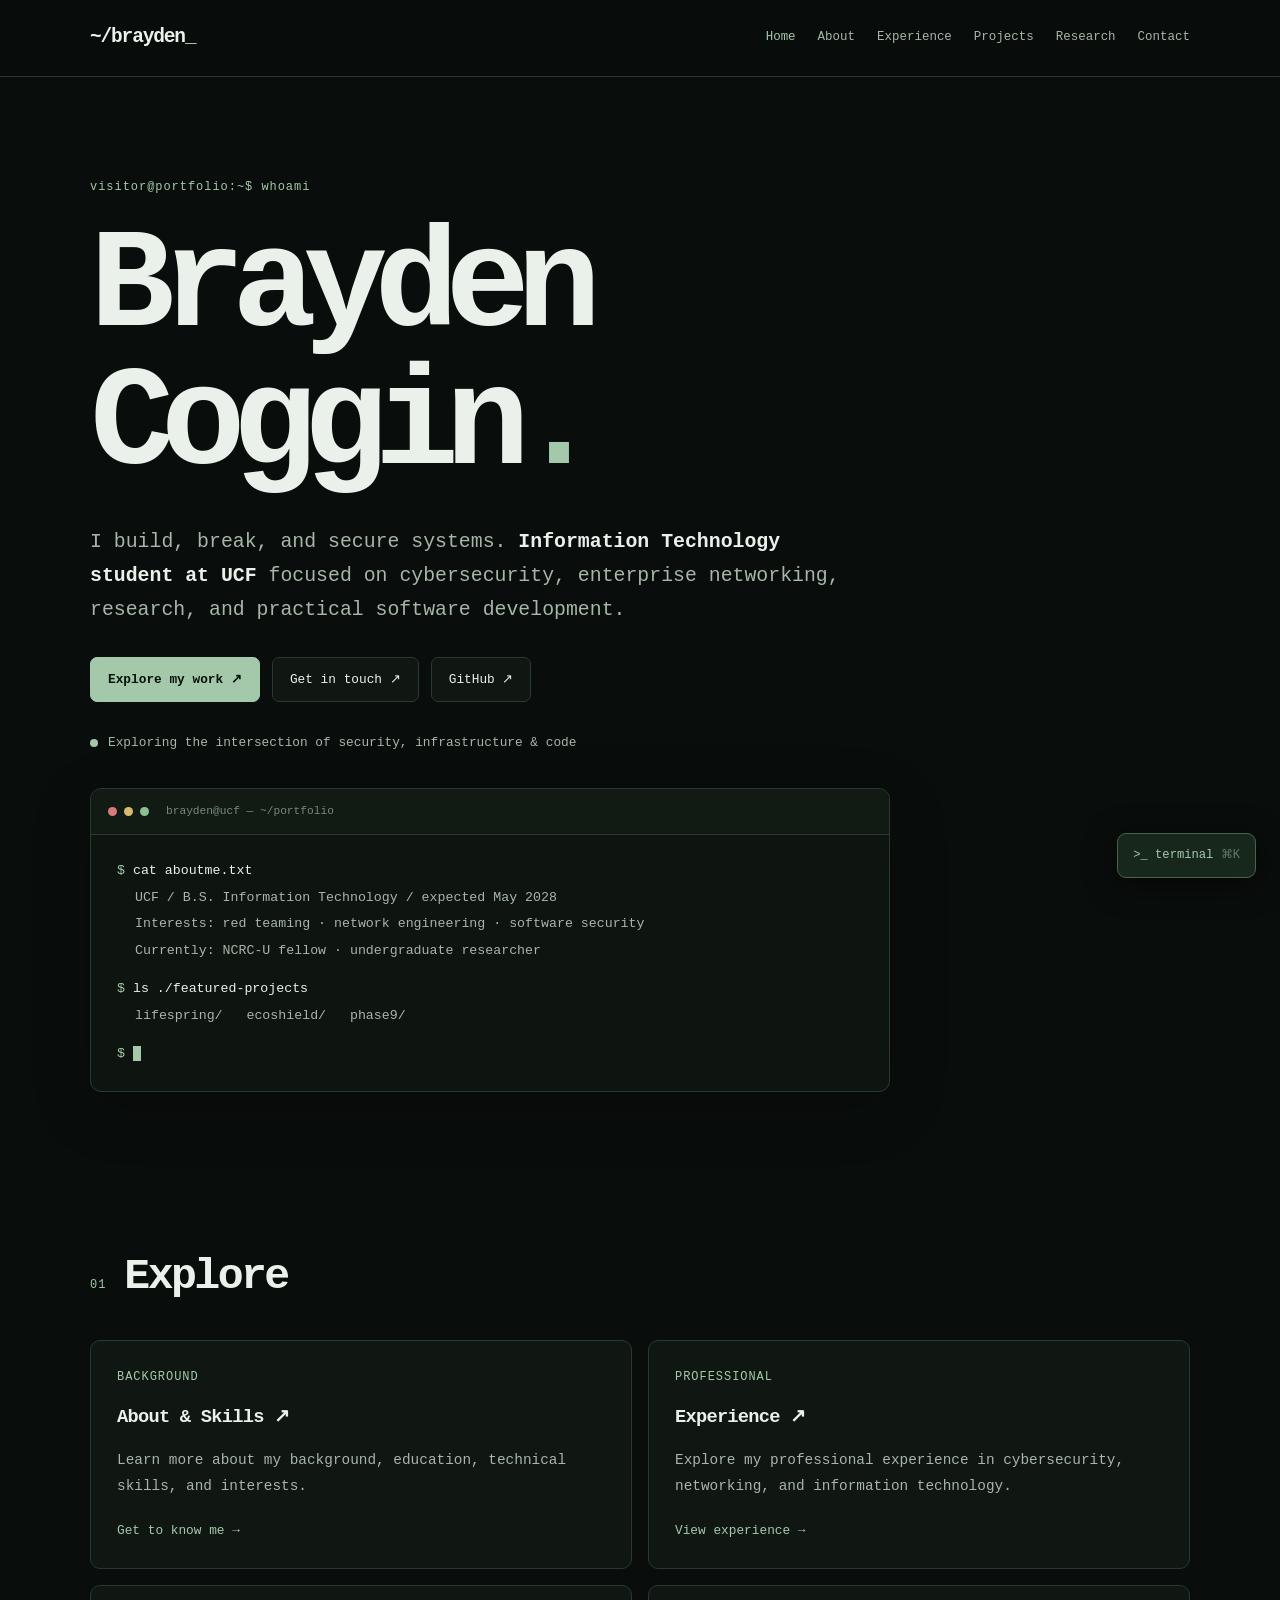
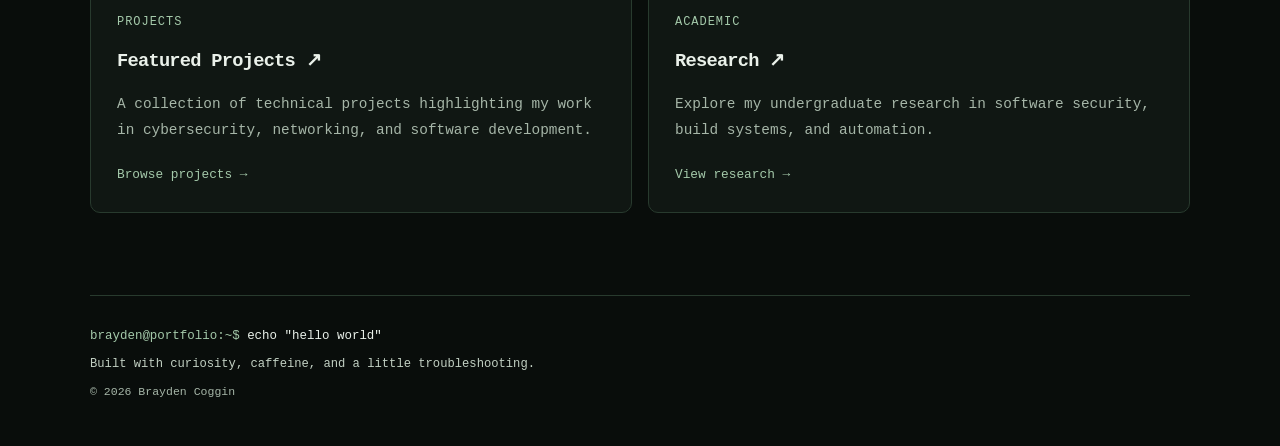
<file: index.html>
<!DOCTYPE html>

<html lang="en"><head><meta charset="utf-8"/><meta content="width=device-width,initial-scale=1" name="viewport"/><meta content="#090c0a" name="theme-color"/><meta content="Brayden Coggin — cybersecurity, networking, research, and software development." name="description"/><title>Brayden Coggin | Cybersecurity &amp; IT</title><link href="styles.css" rel="stylesheet"/></head><body><header class="nav-shell"><div class="wrap nav"><a class="logo" href="index.html">~/brayden<span class="accent">_</span></a><nav aria-label="Main navigation"><a href="index.html">Home</a><a href="about.html">About</a><a href="experience.html">Experience</a><a href="projects.html">Projects</a><a href="research.html">Research</a><a href="contact.html">Contact</a></nav></div></header><main><div class="wrap hero"><div class="eyebrow">visitor@portfolio:~$ whoami</div><h1>Brayden<br/>Coggin<span>.</span></h1><div class="hero-copy">I build, break, and secure systems. <strong>Information Technology student at UCF</strong> focused on cybersecurity, enterprise networking, research, and practical software development.</div><div class="hero-actions"><a class="btn primary" href="projects.html">Explore my work ↗</a><a class="btn" href="mailto:cogginb66@gmail.com">Get in touch ↗</a><a class="btn" href="https://github.com/bcoggin66" rel="noopener noreferrer" target="_blank">GitHub ↗</a></div><div class="hero-status"><span class="dot"></span> Exploring the intersection of security, infrastructure &amp; code</div><div class="terminal"><div class="terminal-top"><i class="circle"></i><i class="circle"></i><i class="circle"></i><span class="terminal-title">brayden@ucf — ~/portfolio</span></div><div class="terminal-body"><div><span class="prompt">$</span> cat aboutme.txt</div><div class="terminal-output">UCF / B.S. Information Technology / expected May 2028<br/>Interests: red teaming · network engineering · software security<br/>Currently: NCRC-U fellow · undergraduate researcher</div><div><span class="prompt">$</span> ls ./featured-projects</div><div class="terminal-output">lifespring/   ecoshield/   phase9/</div><div><span class="prompt">$</span> <span class="cursor"></span></div></div></div></div><section class="section"><div class="wrap"><div class="section-heading"><span class="section-no">01</span><h2>Explore</h2></div><div class="card-grid"><article class="project-card"><div class="kicker">BACKGROUND</div><h3><a href="about.html">About &amp; Skills ↗</a></h3><p>Learn more about my background, education, technical skills, and interests.</p><div class="linkline"><a href="about.html">Get to know me →</a></div></article><article class="project-card"><div class="kicker">PROFESSIONAL</div><h3><a href="experience.html">Experience ↗</a></h3><p>Explore my professional experience in cybersecurity, networking, and information technology.</p><div class="linkline"><a href="experience.html">View experience →</a></div></article><article class="project-card"><div class="kicker">PROJECTS</div><h3><a href="projects.html">Featured Projects ↗</a></h3><p>A collection of technical projects highlighting my work in cybersecurity, networking, and software development.</p><div class="linkline"><a href="projects.html">Browse projects →</a></div></article><article class="project-card"><div class="kicker">ACADEMIC</div><h3><a href="research.html">Research ↗</a></h3><p>Explore my undergraduate research in software security, build systems, and automation.</p><div class="linkline"><a href="research.html">View research →</a></div></article></div></div></section></main><footer class="footer wrap footer-personal"><div class="footer-terminal">brayden@portfolio:~$ <span>echo "hello world"</span></div><div class="footer-note">Built with curiosity, caffeine, and a little troubleshooting.</div><div class="footer-copyright">© 2026 Brayden Coggin</div></footer><button aria-label="Open command palette" class="command" id="command-button">&gt;_ terminal <span style="opacity:.5">⌘K</span></button><div aria-hidden="true" aria-label="Portfolio command terminal" class="palette" id="palette" role="dialog"><div class="palette-inner"><input aria-label="Enter command" autocomplete="off" id="command-input" placeholder="visitor@portfolio:~$ type help" spellcheck="false"/><div class="palette-help">Try <b>whoami</b>, <b>sudo hire-me</b>, <b>coffee --status</b>, or <b>help</b>.</div><div aria-live="polite" class="palette-output" id="command-output"></div></div></div><script defer="" src="script.js"></script></body></html>
</file>
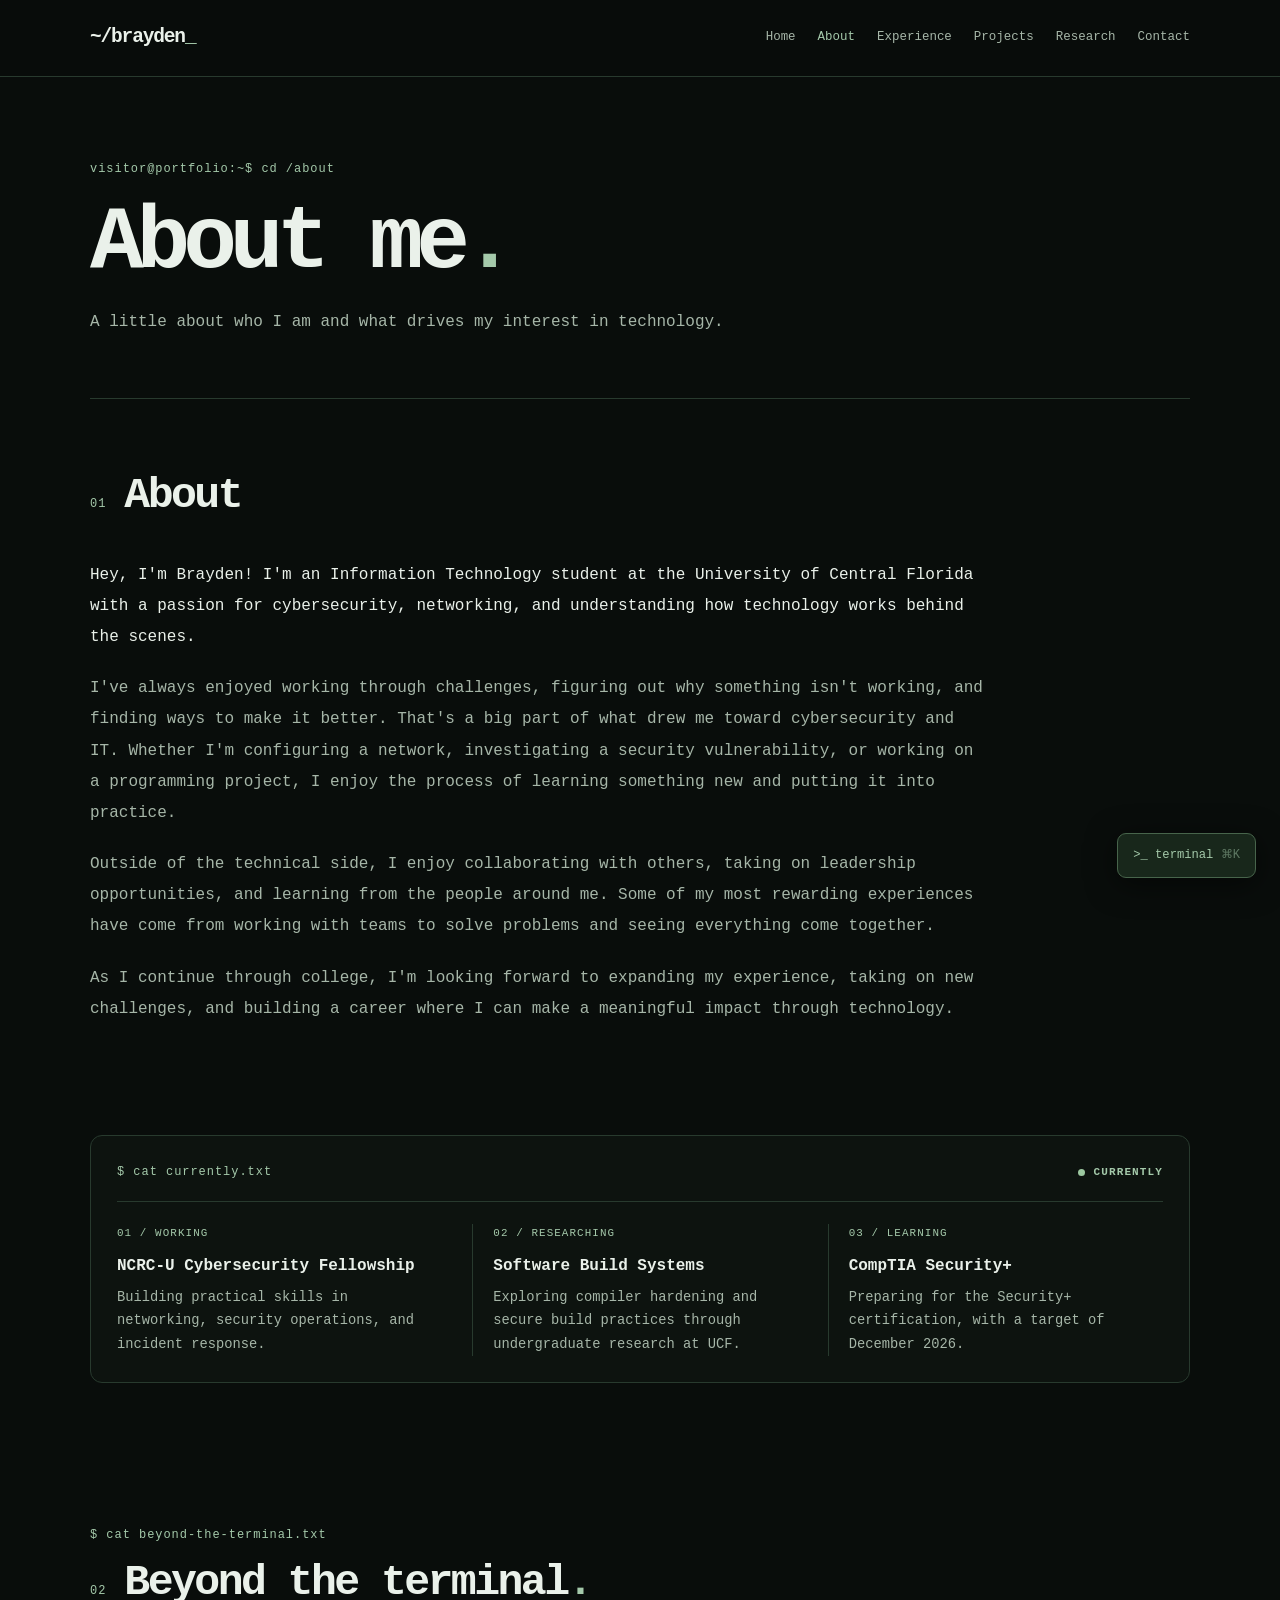
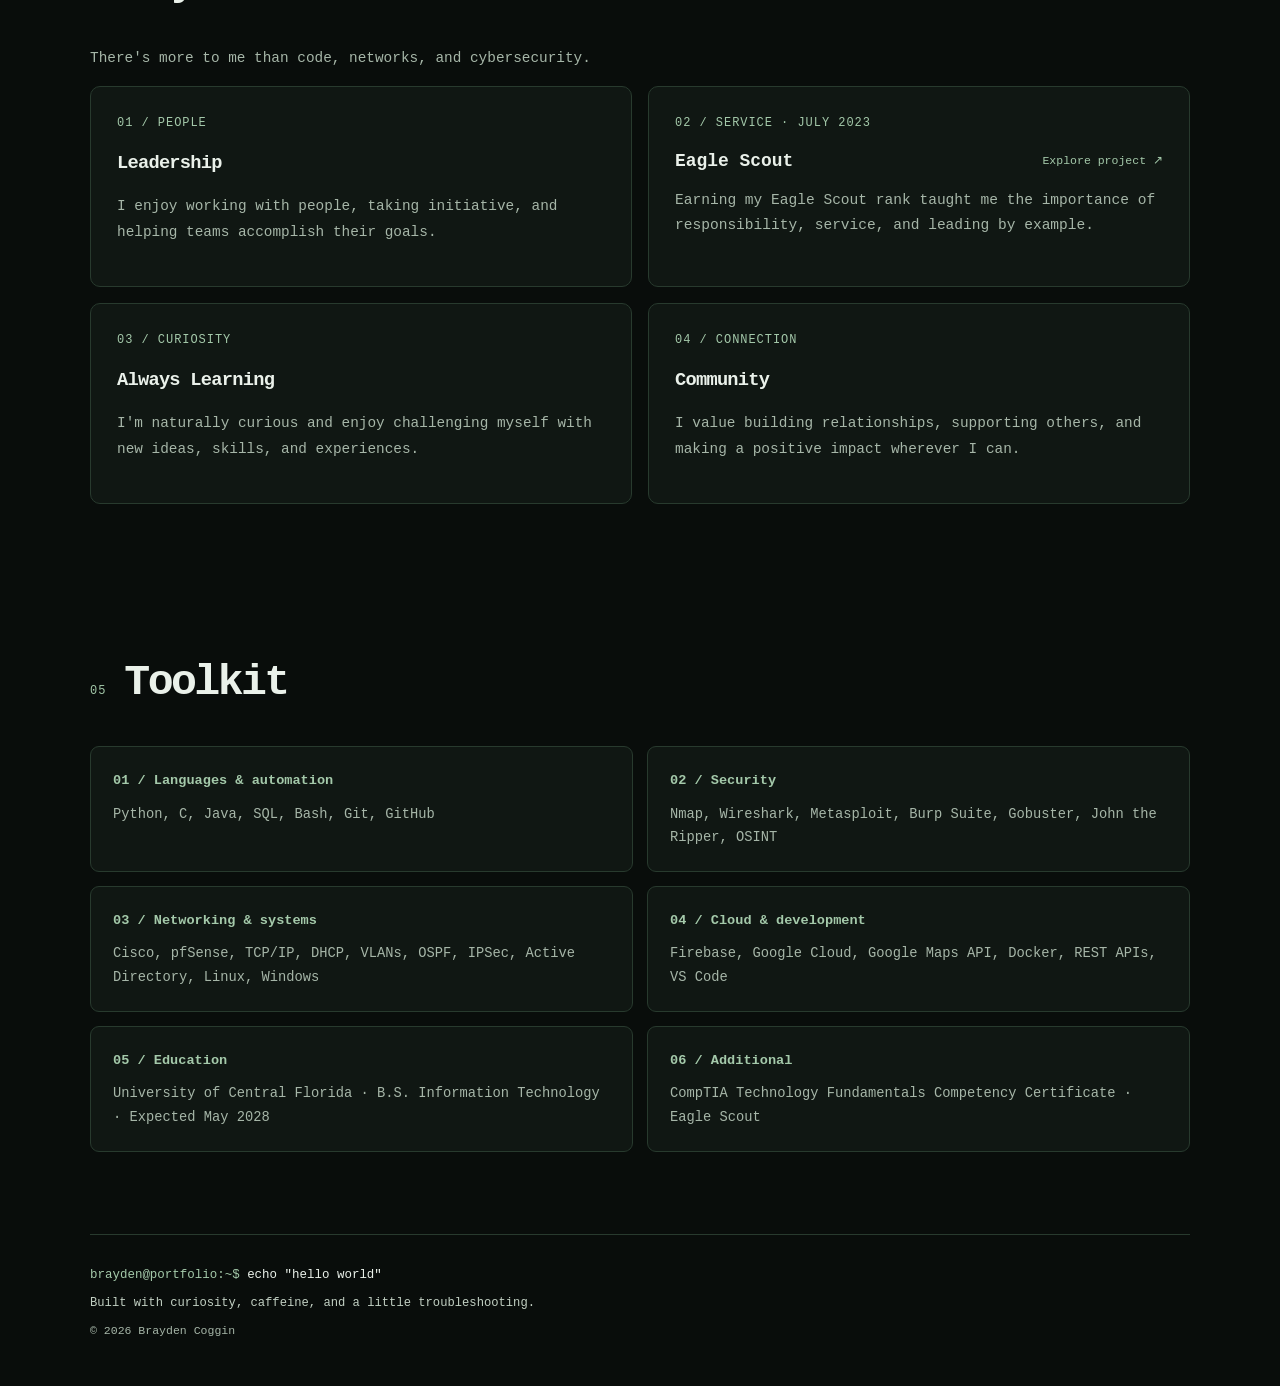
<file: about.html>
<!DOCTYPE html>

<html lang="en"><head><meta charset="utf-8"/><meta content="width=device-width,initial-scale=1" name="viewport"/><meta content="#090c0a" name="theme-color"/><meta content="About me — Brayden Coggin portfolio" name="description"/><title>About me | Brayden Coggin</title><link href="styles.css" rel="stylesheet"/></head><body><header class="nav-shell"><div class="wrap nav"><a class="logo" href="index.html">~/brayden<span class="accent">_</span></a><nav aria-label="Main navigation"><a href="index.html">Home</a><a href="about.html">About</a><a href="experience.html">Experience</a><a href="projects.html">Projects</a><a href="research.html">Research</a><a href="contact.html">Contact</a></nav></div></header><main><div class="wrap page-header"><div class="eyebrow">visitor@portfolio:~$ cd /about</div><h1>About me<span class="accent">.</span></h1><p>A little about who I am and what drives my interest in technology.</p></div><section class="section"><div class="wrap"><div class="section-heading"><span class="section-no">01</span><h2>About</h2></div><p class="intro">Hey, I'm Brayden! I'm an Information Technology student at the University of Central Florida with a passion for cybersecurity, networking, and understanding how technology works behind the scenes.</p><p class="intro">I've always enjoyed working through challenges, figuring out why something isn't working, and finding ways to make it better. That's a big part of what drew me toward cybersecurity and IT. Whether I'm configuring a network, investigating a security vulnerability, or working on a programming project, I enjoy the process of learning something new and putting it into practice.</p><p class="intro">Outside of the technical side, I enjoy collaborating with others, taking on leadership opportunities, and learning from the people around me. Some of my most rewarding experiences have come from working with teams to solve problems and seeing everything come together.</p><p class="intro">As I continue through college, I'm looking forward to expanding my experience, taking on new challenges, and building a career where I can make a meaningful impact through technology.</p></div></section><section aria-labelledby="currently-title" class="section currently-section">
<div class="wrap">
<div class="currently-panel">
<div class="currently-top"><span class="eyebrow">$ cat currently.txt</span><span class="currently-status"><span aria-hidden="true" class="currently-dot"></span>CURRENTLY</span></div>
<div class="currently-grid">
<div class="currently-item"><div class="currently-label">01 / WORKING</div><h3>NCRC-U Cybersecurity Fellowship</h3><p>Building practical skills in networking, security operations, and incident response.</p></div>
<div class="currently-item"><div class="currently-label">02 / RESEARCHING</div><h3>Software Build Systems</h3><p>Exploring compiler hardening and secure build practices through undergraduate research at UCF.</p></div>
<div class="currently-item"><div class="currently-label">03 / LEARNING</div><h3>CompTIA Security+</h3><p>Preparing for the Security+ certification, with a target of December 2026.</p></div>
</div>
</div>
</div></section><section class="section beyond-section"><div class="wrap"><div class="eyebrow">$ cat beyond-the-terminal.txt</div><div class="section-heading"><span class="section-no">02</span><h2>Beyond the terminal<span class="accent">.</span></h2></div><p class="section-subtitle">There's more to me than code, networks, and cybersecurity.</p><div class="card-grid"><article class="project-card"><div class="kicker">01 / PEOPLE</div><h3>Leadership</h3><p>I enjoy working with people, taking initiative, and helping teams accomplish their goals.</p></article><article class="project-card eagle-card"><details class="eagle-details">
<summary class="eagle-summary">
<span class="kicker">02 / SERVICE · JULY 2023</span>
<span class="eagle-heading">Eagle Scout <span class="eagle-expand">Explore project <span aria-hidden="true">↗</span></span></span>
<span class="eagle-preview">Earning my Eagle Scout rank taught me the importance of responsibility, service, and leading by example.</span>
</summary>
<div class="eagle-expanded">
<div class="eyebrow">$ cat leadership/eagle-scout.txt</div>
<h4>Grayton Beach State Park</h4>
<p>For my Eagle Scout service project, I led the installation of a roughly 200-foot water connection running from the back of a cabin to a fire pit area at Grayton Beach State Park. The project also included a wood storage shed, a spigot, and a hose to make water and firewood more accessible at the site.</p>
<p>I coordinated the work and helped bring the different parts of the project together. It was a hands-on experience in planning, teamwork, and problem-solving, and it gave me an opportunity to contribute something useful to the park.</p>
<div class="eagle-tags"><span>Leadership</span><span>Community Service</span><span>Project Planning</span><span>Teamwork</span></div>
</div>
</details></article><article class="project-card"><div class="kicker">03 / CURIOSITY</div><h3>Always Learning</h3><p>I'm naturally curious and enjoy challenging myself with new ideas, skills, and experiences.</p></article><article class="project-card"><div class="kicker">04 / CONNECTION</div><h3>Community</h3><p>I value building relationships, supporting others, and making a positive impact wherever I can.</p></article></div></div></section><section class="section"><div class="wrap"><div class="section-heading"><span class="section-no">05</span><h2>Toolkit</h2></div><div class="skill-grid"><div class="skill"><h3>01 / Languages &amp; automation</h3><p>Python, C, Java, SQL, Bash, Git, GitHub</p></div><div class="skill"><h3>02 / Security</h3><p>Nmap, Wireshark, Metasploit, Burp Suite, Gobuster, John the Ripper, OSINT</p></div><div class="skill"><h3>03 / Networking &amp; systems</h3><p>Cisco, pfSense, TCP/IP, DHCP, VLANs, OSPF, IPSec, Active Directory, Linux, Windows</p></div><div class="skill"><h3>04 / Cloud &amp; development</h3><p>Firebase, Google Cloud, Google Maps API, Docker, REST APIs, VS Code</p></div><div class="skill"><h3>05 / Education</h3><p>University of Central Florida · B.S. Information Technology · Expected May 2028</p></div><div class="skill"><h3>06 / Additional</h3><p>CompTIA Technology Fundamentals Competency Certificate · Eagle Scout</p></div></div></div></section></main><footer class="footer wrap footer-personal"><div class="footer-terminal">brayden@portfolio:~$ <span>echo "hello world"</span></div><div class="footer-note">Built with curiosity, caffeine, and a little troubleshooting.</div><div class="footer-copyright">© 2026 Brayden Coggin</div></footer><button aria-label="Open command palette" class="command" id="command-button">&gt;_ terminal <span style="opacity:.5">⌘K</span></button><div aria-hidden="true" aria-label="Portfolio command terminal" class="palette" id="palette" role="dialog"><div class="palette-inner"><input aria-label="Enter command" autocomplete="off" id="command-input" placeholder="visitor@portfolio:~$ type help" spellcheck="false"/><div class="palette-help">Try <b>whoami</b>, <b>sudo hire-me</b>, <b>coffee --status</b>, or <b>help</b>.</div><div aria-live="polite" class="palette-output" id="command-output"></div></div></div><script defer="" src="script.js"></script></body></html>
</file>
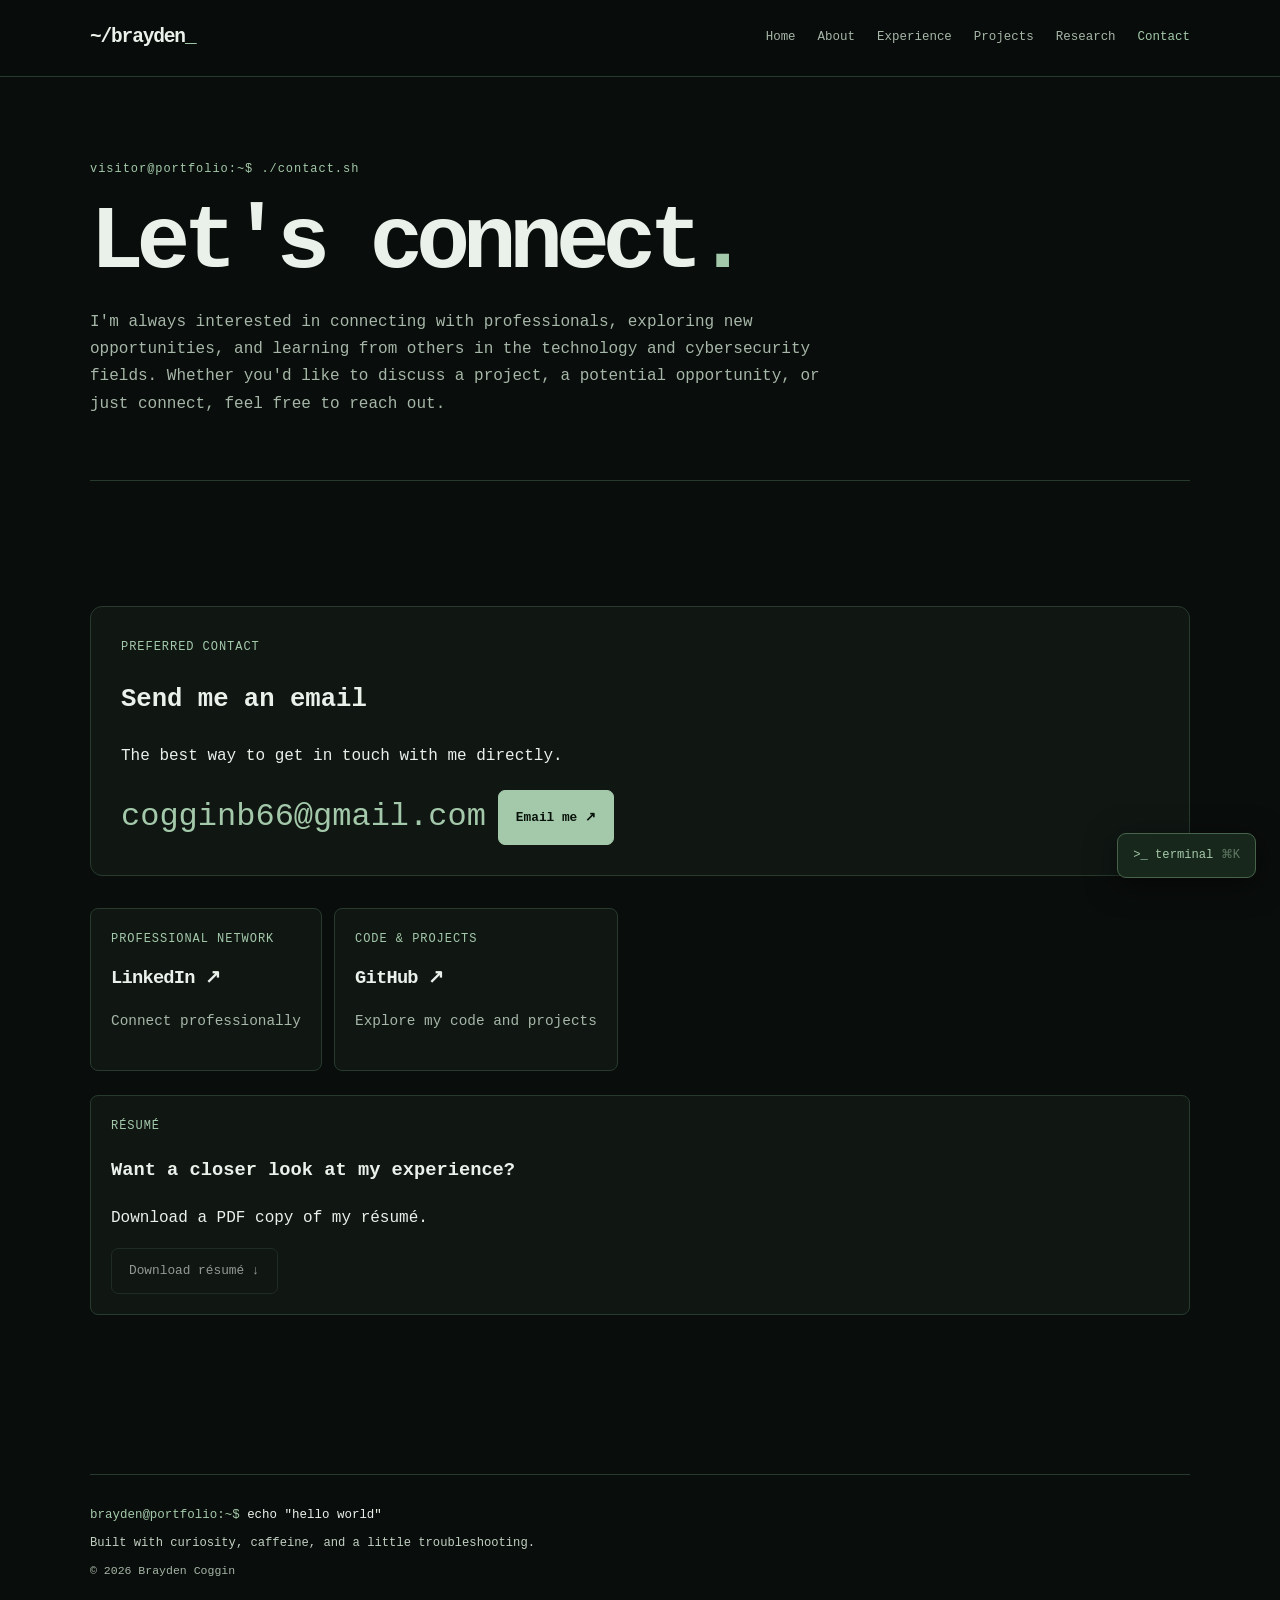
<file: contact.html>
<!DOCTYPE html>

<html lang="en"><head><meta charset="utf-8"/><meta content="width=device-width,initial-scale=1" name="viewport"/><meta content="#090c0a" name="theme-color"/><meta content="Get in touch — Brayden Coggin portfolio" name="description"/><title>Get in touch | Brayden Coggin</title><link href="styles.css" rel="stylesheet"/></head><body><header class="nav-shell"><div class="wrap nav"><a class="logo" href="index.html">~/brayden<span class="accent">_</span></a><nav aria-label="Main navigation"><a href="index.html">Home</a><a href="about.html">About</a><a href="experience.html">Experience</a><a href="projects.html">Projects</a><a href="research.html">Research</a><a href="contact.html">Contact</a></nav></div></header><main><div class="wrap page-header"><div class="eyebrow">visitor@portfolio:~$ ./contact.sh</div><h1>Let's connect<span class="accent">.</span></h1><p>I'm always interested in connecting with professionals, exploring new opportunities, and learning from others in the technology and cybersecurity fields. Whether you'd like to discuss a project, a potential opportunity, or just connect, feel free to reach out.</p></div><section class="section"><div class="wrap contact-content"><div class="contact-feature"><div class="kicker">PREFERRED CONTACT</div><h2>Send me an email</h2><p>The best way to get in touch with me directly.</p><div class="contact-feature-actions"><a class="email-address" href="mailto:cogginb66@gmail.com">cogginb66@gmail.com</a><a class="btn primary" href="mailto:cogginb66@gmail.com">Email me ↗</a></div></div><div class="card-grid contact-links"><a class="project-card contact-link" href="https://linkedin.com/in/braydencoggin" rel="noopener noreferrer" target="_blank"><div class="kicker">PROFESSIONAL NETWORK</div><h3>LinkedIn ↗</h3><p>Connect professionally</p></a><a class="project-card contact-link" href="https://github.com/bcoggin66" rel="noopener noreferrer" target="_blank"><div class="kicker">CODE &amp; PROJECTS</div><h3>GitHub ↗</h3><p>Explore my code and projects</p></a></div><div class="resume-feature"><div><div class="kicker">RÉSUMÉ</div><h3>Want a closer look at my experience?</h3><p>Download a PDF copy of my résumé.</p></div><a class="btn" data-missing-asset="true" download="Brayden_Coggin_Resume.pdf" href="assets/Brayden_Coggin_Resume.pdf" title="This resource must be added before publishing">Download résumé ↓</a></div></div></section></main><footer class="footer wrap footer-personal"><div class="footer-terminal">brayden@portfolio:~$ <span>echo "hello world"</span></div><div class="footer-note">Built with curiosity, caffeine, and a little troubleshooting.</div><div class="footer-copyright">© 2026 Brayden Coggin</div></footer><button aria-label="Open command palette" class="command" id="command-button">&gt;_ terminal <span style="opacity:.5">⌘K</span></button><div aria-hidden="true" aria-label="Portfolio command terminal" class="palette" id="palette" role="dialog"><div class="palette-inner"><input aria-label="Enter command" autocomplete="off" id="command-input" placeholder="visitor@portfolio:~$ type help" spellcheck="false"/><div class="palette-help">Try <b>whoami</b>, <b>sudo hire-me</b>, <b>coffee --status</b>, or <b>help</b>.</div><div aria-live="polite" class="palette-output" id="command-output"></div></div></div><script defer="" src="script.js"></script></body></html>
</file>
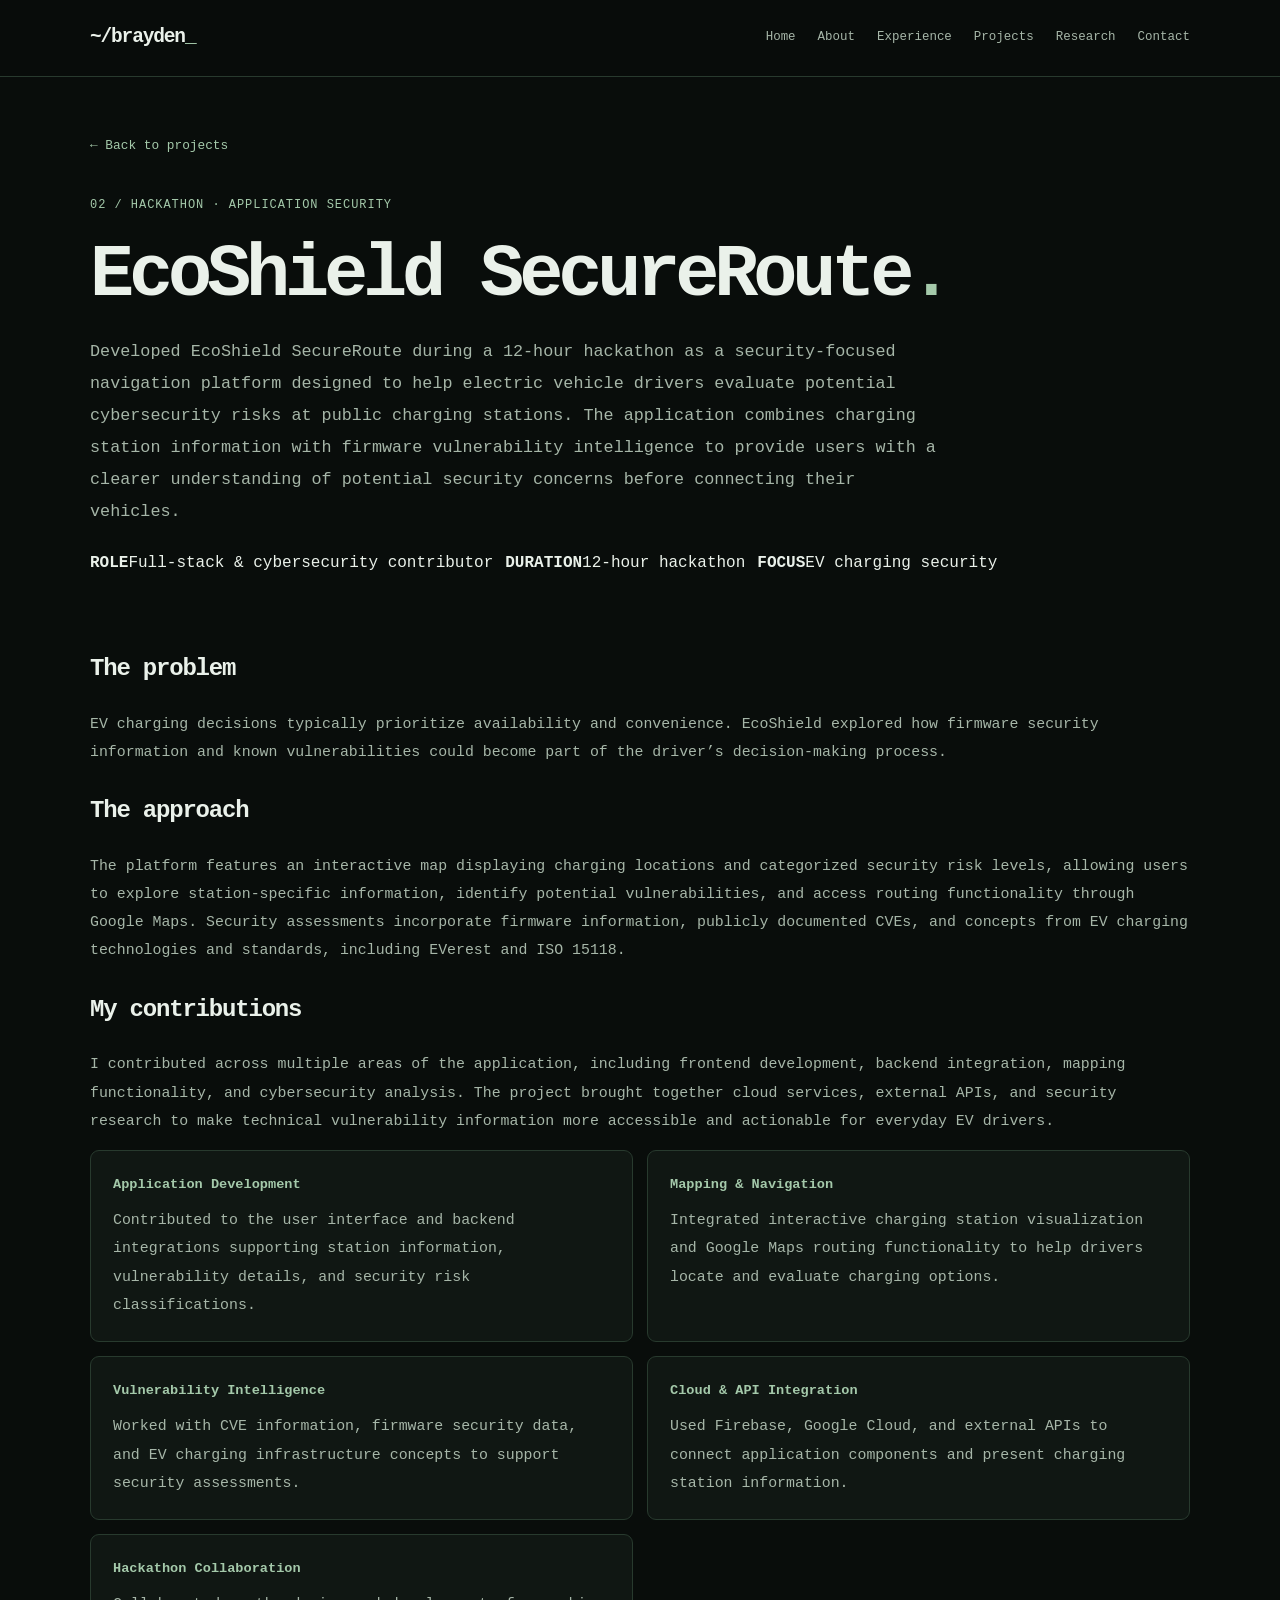
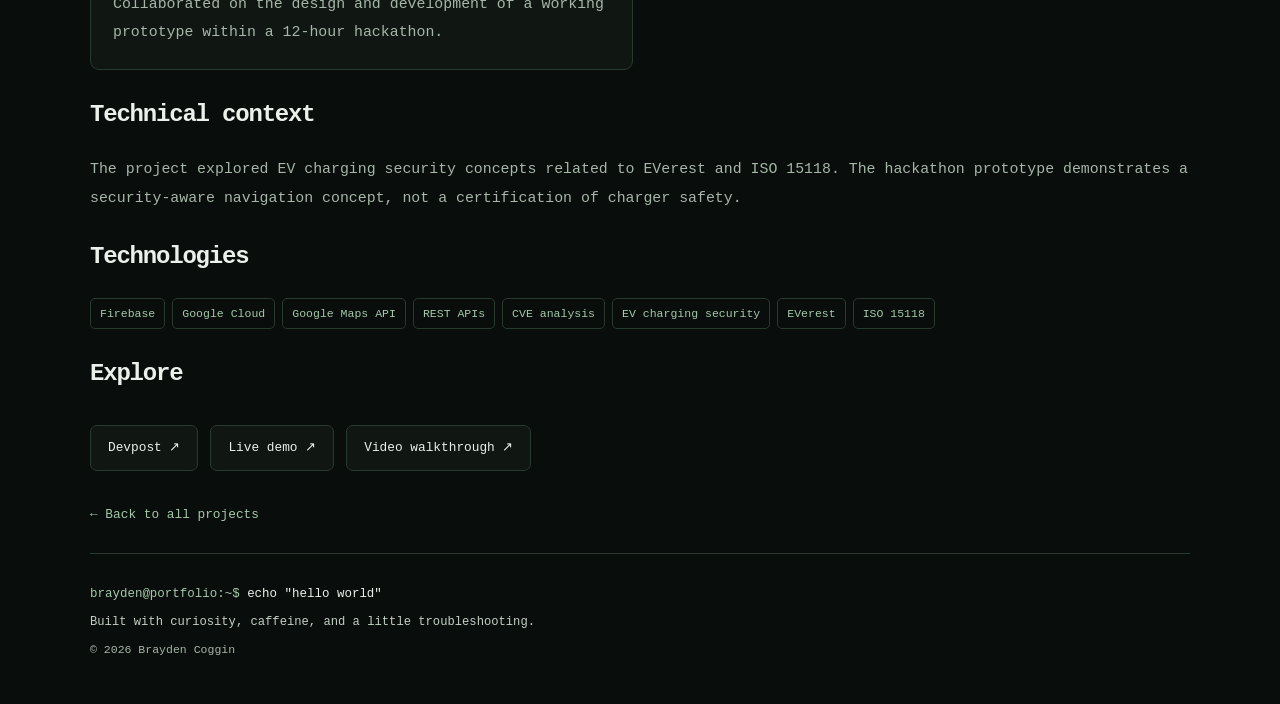
<file: ecoshield.html>
<!DOCTYPE html>

<html lang="en"><head><meta charset="utf-8"/><meta content="width=device-width,initial-scale=1" name="viewport"/><meta content="#090c0a" name="theme-color"/><meta content="Brayden Coggin — UCF IT student, cybersecurity practitioner, researcher, and builder." name="description"/><title>EcoShield SecureRoute | Brayden Coggin</title><link href="styles.css" rel="stylesheet"/></head><body><header class="nav-shell"><div class="wrap nav"><a class="logo" href="index.html">~/brayden<span class="accent">_</span></a><nav aria-label="Main navigation"><a href="index.html">Home</a><a href="about.html">About</a><a href="experience.html">Experience</a><a href="projects.html">Projects</a><a href="research.html">Research</a><a href="contact.html">Contact</a></nav></div></header><main class="wrap"><section class="case-hero"><a class="back" href="projects.html">← Back to projects</a><div class="eyebrow" style="margin-top:36px">02 / HACKATHON · APPLICATION SECURITY</div><h1>EcoShield SecureRoute<span class="accent">.</span></h1><p class="case-lead">Developed EcoShield SecureRoute during a 12-hour hackathon as a security-focused navigation platform designed to help electric vehicle drivers evaluate potential cybersecurity risks at public charging stations. The application combines charging station information with firmware vulnerability intelligence to provide users with a clearer understanding of potential security concerns before connecting their vehicles.</p><div class="case-meta"><div><b>ROLE</b><span>Full-stack &amp; cybersecurity contributor</span></div><div><b>DURATION</b><span>12-hour hackathon</span></div><div><b>FOCUS</b><span>EV charging security</span></div></div></section><section class="case-section"><h2>The problem</h2><p>EV charging decisions typically prioritize availability and convenience. EcoShield explored how firmware security information and known vulnerabilities could become part of the driver’s decision-making process.</p></section><section class="case-section"><h2>The approach</h2><p>The platform features an interactive map displaying charging locations and categorized security risk levels, allowing users to explore station-specific information, identify potential vulnerabilities, and access routing functionality through Google Maps. Security assessments incorporate firmware information, publicly documented CVEs, and concepts from EV charging technologies and standards, including EVerest and ISO 15118.</p></section><section class="case-section"><h2>My contributions</h2><p>I contributed across multiple areas of the application, including frontend development, backend integration, mapping functionality, and cybersecurity analysis. The project brought together cloud services, external APIs, and security research to make technical vulnerability information more accessible and actionable for everyday EV drivers.</p><div class="technical-grid"><div class="technical-item"><h3>Application Development</h3><p>Contributed to the user interface and backend integrations supporting station information, vulnerability details, and security risk classifications.</p></div><div class="technical-item"><h3>Mapping &amp; Navigation</h3><p>Integrated interactive charging station visualization and Google Maps routing functionality to help drivers locate and evaluate charging options.</p></div><div class="technical-item"><h3>Vulnerability Intelligence</h3><p>Worked with CVE information, firmware security data, and EV charging infrastructure concepts to support security assessments.</p></div><div class="technical-item"><h3>Cloud &amp; API Integration</h3><p>Used Firebase, Google Cloud, and external APIs to connect application components and present charging station information.</p></div><div class="technical-item"><h3>Hackathon Collaboration</h3><p>Collaborated on the design and development of a working prototype within a 12-hour hackathon.</p></div></div></section><section class="case-section"><h2>Technical context</h2><p>The project explored EV charging security concepts related to EVerest and ISO 15118. The hackathon prototype demonstrates a security-aware navigation concept, not a certification of charger safety.</p></section><section class="case-section"><h2>Technologies</h2><div class="tags"><span class="tag">Firebase</span><span class="tag">Google Cloud</span><span class="tag">Google Maps API</span><span class="tag">REST APIs</span><span class="tag">CVE analysis</span><span class="tag">EV charging security</span><span class="tag">EVerest</span><span class="tag">ISO 15118</span></div></section><section class="case-section"><h2>Explore</h2><div class="hero-actions"><a class="btn" href="https://devpost.com/software/untitled-project-u0bgsjm4r6yk" rel="noopener noreferrer" target="_blank">Devpost ↗</a><a class="btn" href="https://hackathon26bloomhacks.web.app/" rel="noopener noreferrer" target="_blank">Live demo ↗</a><a class="btn" href="https://www.youtube.com/watch?v=CYjenMP3dhk" rel="noopener noreferrer" target="_blank">Video walkthrough ↗</a></div></section><section class="case-section"><a class="back" href="projects.html">← Back to all projects</a></section></main><footer class="footer wrap footer-personal"><div class="footer-terminal">brayden@portfolio:~$ <span>echo "hello world"</span></div><div class="footer-note">Built with curiosity, caffeine, and a little troubleshooting.</div><div class="footer-copyright">© 2026 Brayden Coggin</div></footer><script defer="" src="script.js"></script></body></html>
</file>
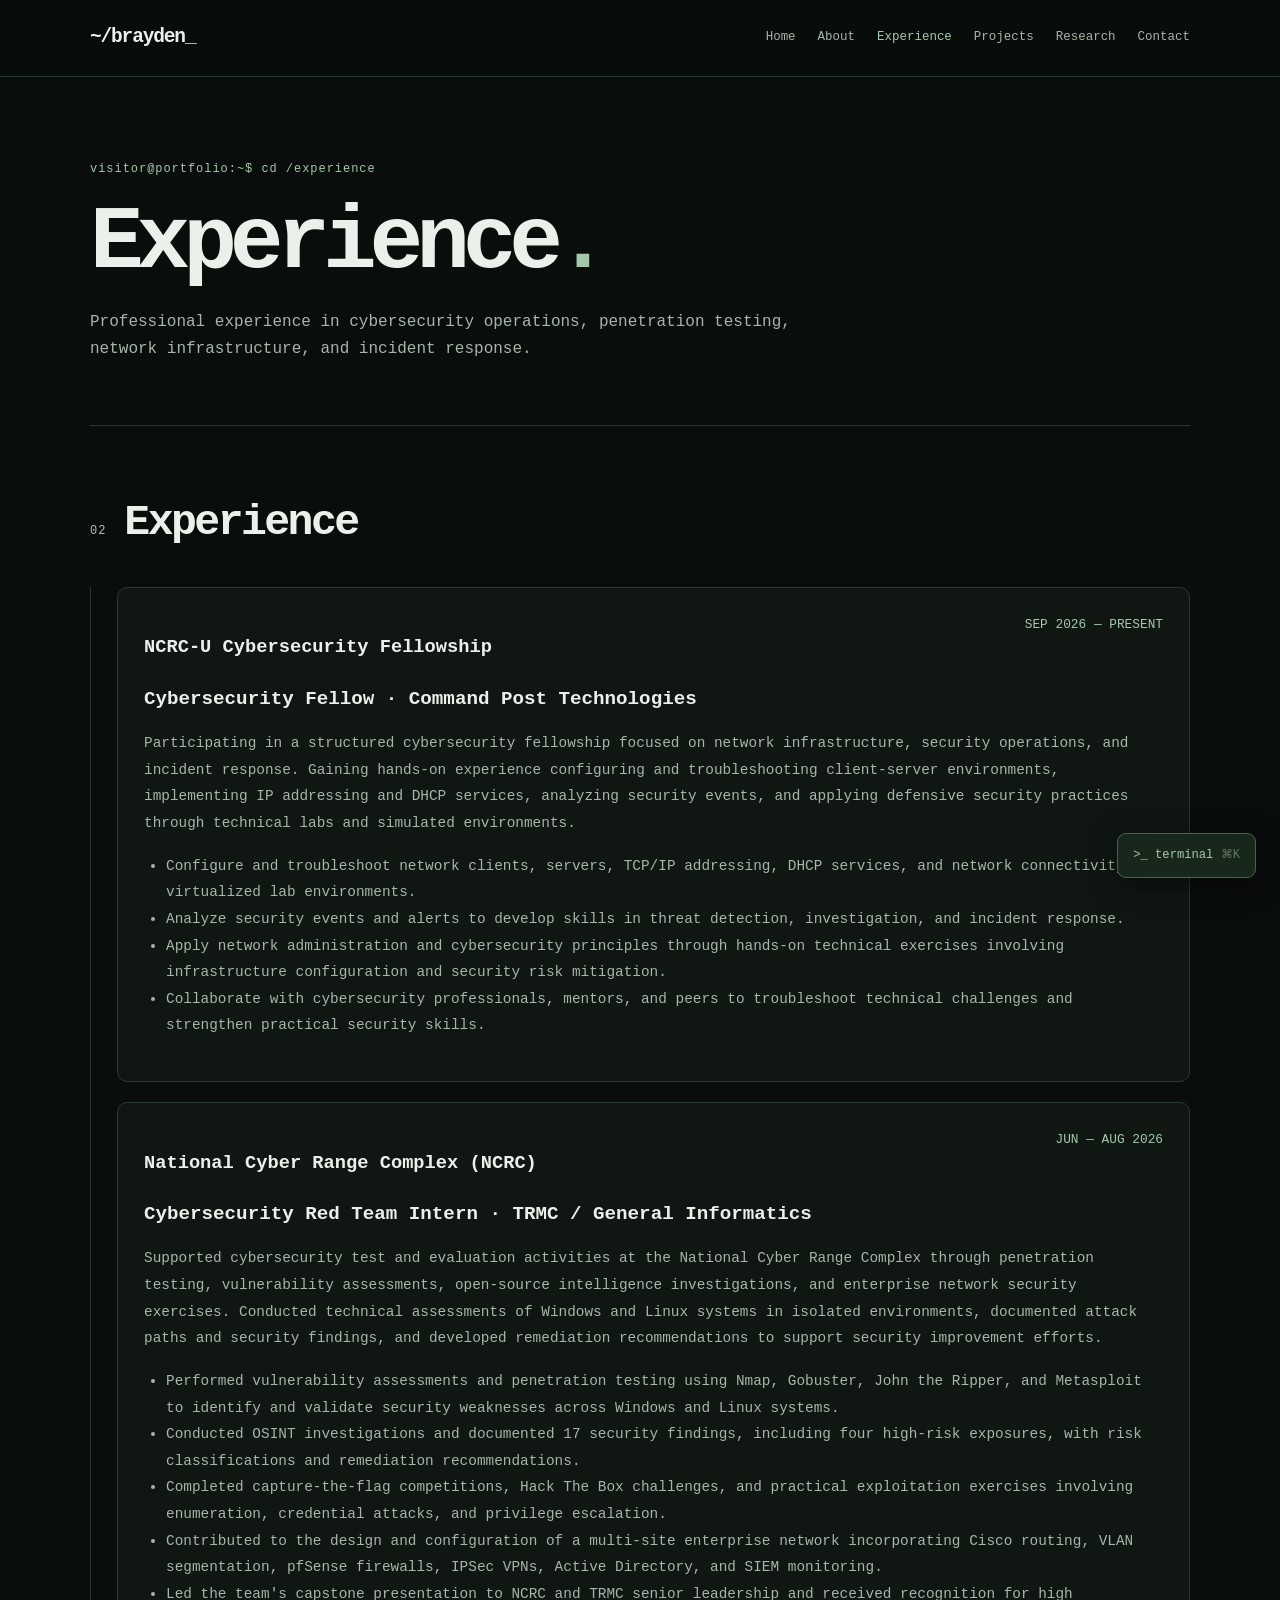
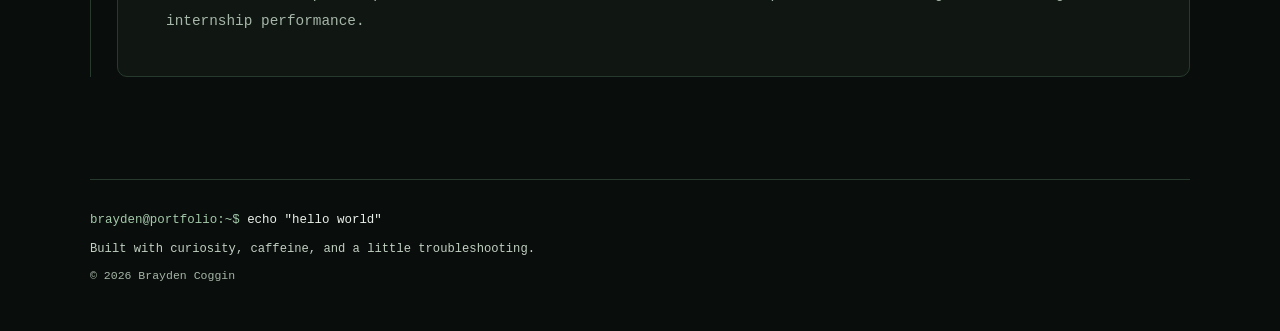
<file: experience.html>
<!DOCTYPE html>

<html lang="en"><head><meta charset="utf-8"/><meta content="width=device-width,initial-scale=1" name="viewport"/><meta content="#090c0a" name="theme-color"/><meta content="Experience — Brayden Coggin portfolio" name="description"/><title>Experience | Brayden Coggin</title><link href="styles.css" rel="stylesheet"/></head><body><header class="nav-shell"><div class="wrap nav"><a class="logo" href="index.html">~/brayden<span class="accent">_</span></a><nav aria-label="Main navigation"><a href="index.html">Home</a><a href="about.html">About</a><a href="experience.html">Experience</a><a href="projects.html">Projects</a><a href="research.html">Research</a><a href="contact.html">Contact</a></nav></div></header><main><div class="wrap page-header"><div class="eyebrow">visitor@portfolio:~$ cd /experience</div><h1>Experience<span class="accent">.</span></h1><p>Professional experience in cybersecurity operations, penetration testing, network infrastructure, and incident response.</p></div><section class="section"><div class="wrap"><div class="section-heading"><span class="section-no">02</span><h2>Experience</h2></div><div class="timeline"><article class="entry"><div class="entry-top"><div><h3>NCRC-U Cybersecurity Fellowship</h3><div class="role">Cybersecurity Fellow · Command Post Technologies</div></div><span class="date">SEP 2026 — PRESENT</span></div><p>Participating in a structured cybersecurity fellowship focused on network infrastructure, security operations, and incident response. Gaining hands-on experience configuring and troubleshooting client-server environments, implementing IP addressing and DHCP services, analyzing security events, and applying defensive security practices through technical labs and simulated environments.</p><ul class="details"><li>Configure and troubleshoot network clients, servers, TCP/IP addressing, DHCP services, and network connectivity in virtualized lab environments.</li><li>Analyze security events and alerts to develop skills in threat detection, investigation, and incident response.</li><li>Apply network administration and cybersecurity principles through hands-on technical exercises involving infrastructure configuration and security risk mitigation.</li><li>Collaborate with cybersecurity professionals, mentors, and peers to troubleshoot technical challenges and strengthen practical security skills.</li></ul></article><article class="entry"><div class="entry-top"><div><h3>National Cyber Range Complex (NCRC)</h3><div class="role">Cybersecurity Red Team Intern · TRMC / General Informatics</div></div><span class="date">JUN — AUG 2026</span></div><p>Supported cybersecurity test and evaluation activities at the National Cyber Range Complex through penetration testing, vulnerability assessments, open-source intelligence investigations, and enterprise network security exercises. Conducted technical assessments of Windows and Linux systems in isolated environments, documented attack paths and security findings, and developed remediation recommendations to support security improvement efforts.</p><ul class="details"><li>Performed vulnerability assessments and penetration testing using Nmap, Gobuster, John the Ripper, and Metasploit to identify and validate security weaknesses across Windows and Linux systems.</li><li>Conducted OSINT investigations and documented 17 security findings, including four high-risk exposures, with risk classifications and remediation recommendations.</li><li>Completed capture-the-flag competitions, Hack The Box challenges, and practical exploitation exercises involving enumeration, credential attacks, and privilege escalation.</li><li>Contributed to the design and configuration of a multi-site enterprise network incorporating Cisco routing, VLAN segmentation, pfSense firewalls, IPSec VPNs, Active Directory, and SIEM monitoring.</li><li>Led the team's capstone presentation to NCRC and TRMC senior leadership and received recognition for high internship performance.</li></ul></article></div></div></section></main><footer class="footer wrap footer-personal"><div class="footer-terminal">brayden@portfolio:~$ <span>echo "hello world"</span></div><div class="footer-note">Built with curiosity, caffeine, and a little troubleshooting.</div><div class="footer-copyright">© 2026 Brayden Coggin</div></footer><button aria-label="Open command palette" class="command" id="command-button">&gt;_ terminal <span style="opacity:.5">⌘K</span></button><div aria-hidden="true" aria-label="Portfolio command terminal" class="palette" id="palette" role="dialog"><div class="palette-inner"><input aria-label="Enter command" autocomplete="off" id="command-input" placeholder="visitor@portfolio:~$ type help" spellcheck="false"/><div class="palette-help">Try <b>whoami</b>, <b>sudo hire-me</b>, <b>coffee --status</b>, or <b>help</b>.</div><div aria-live="polite" class="palette-output" id="command-output"></div></div></div><script defer="" src="script.js"></script></body></html>
</file>
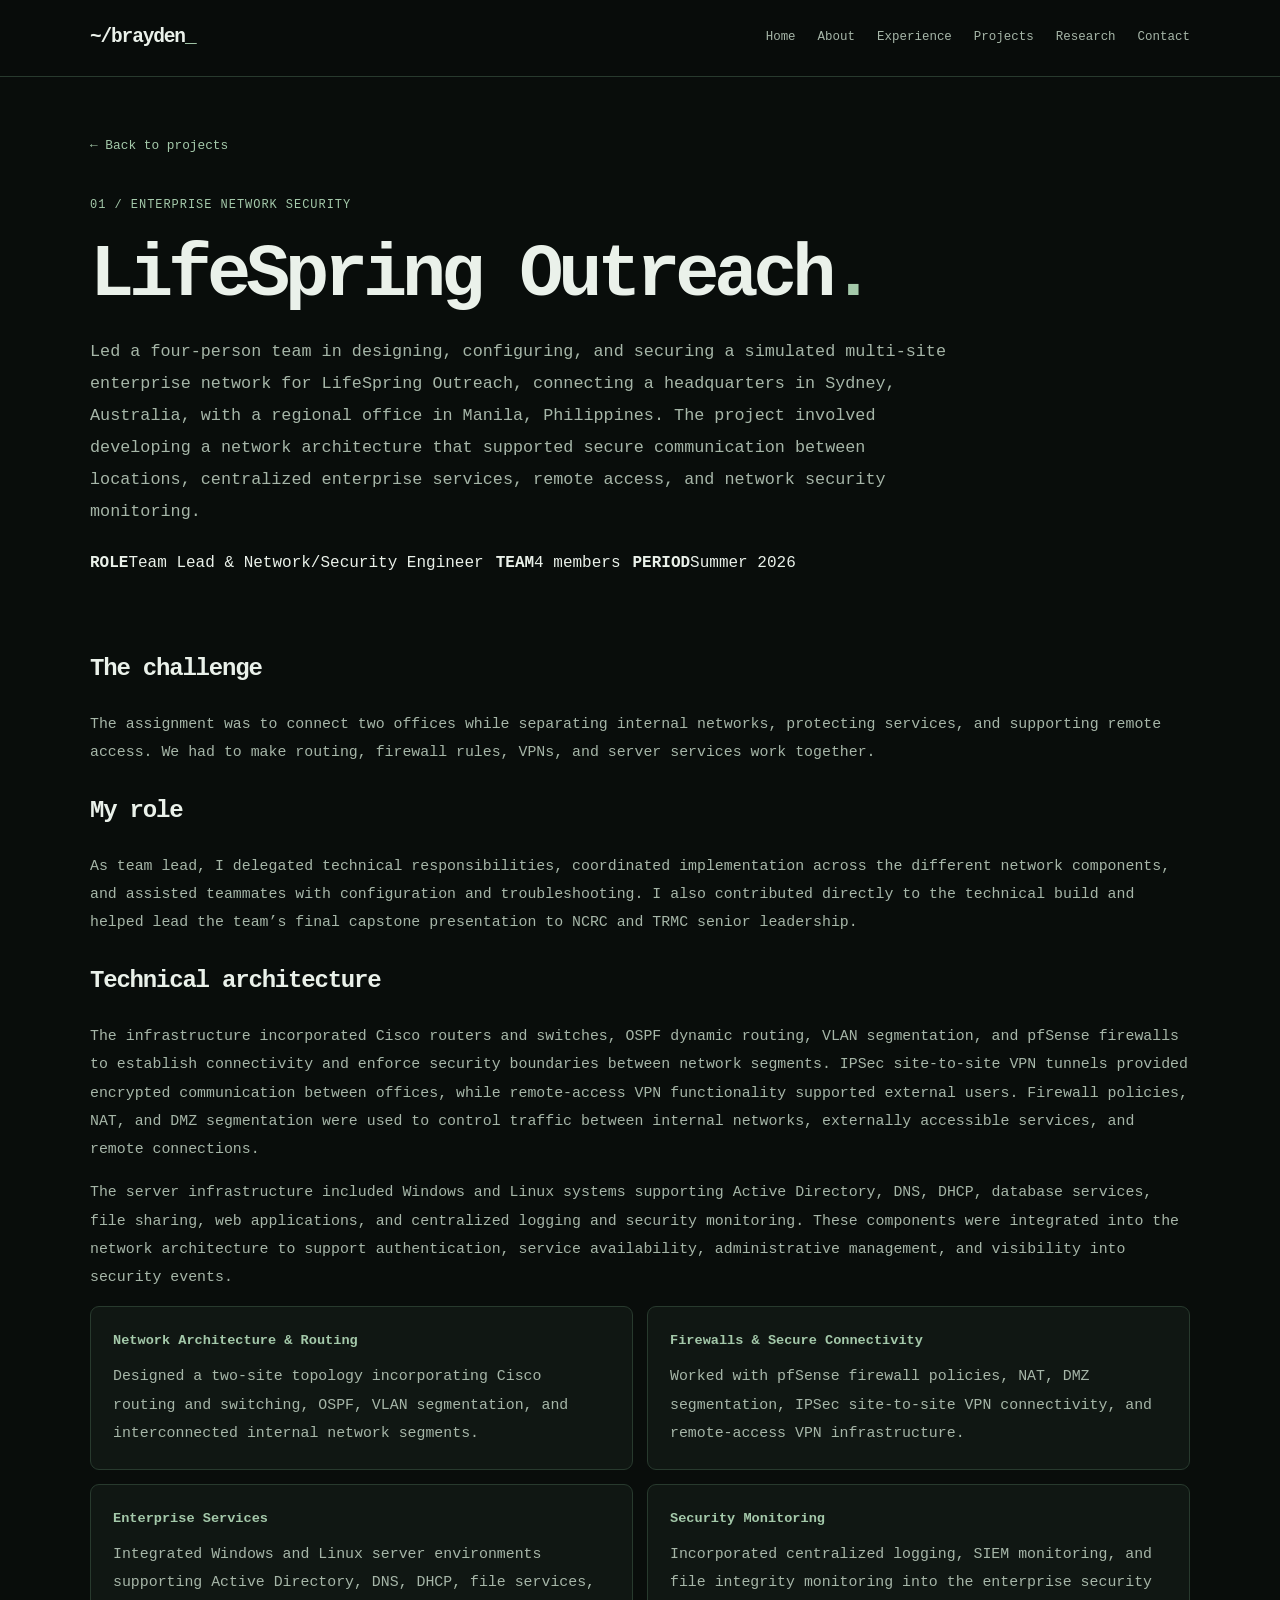
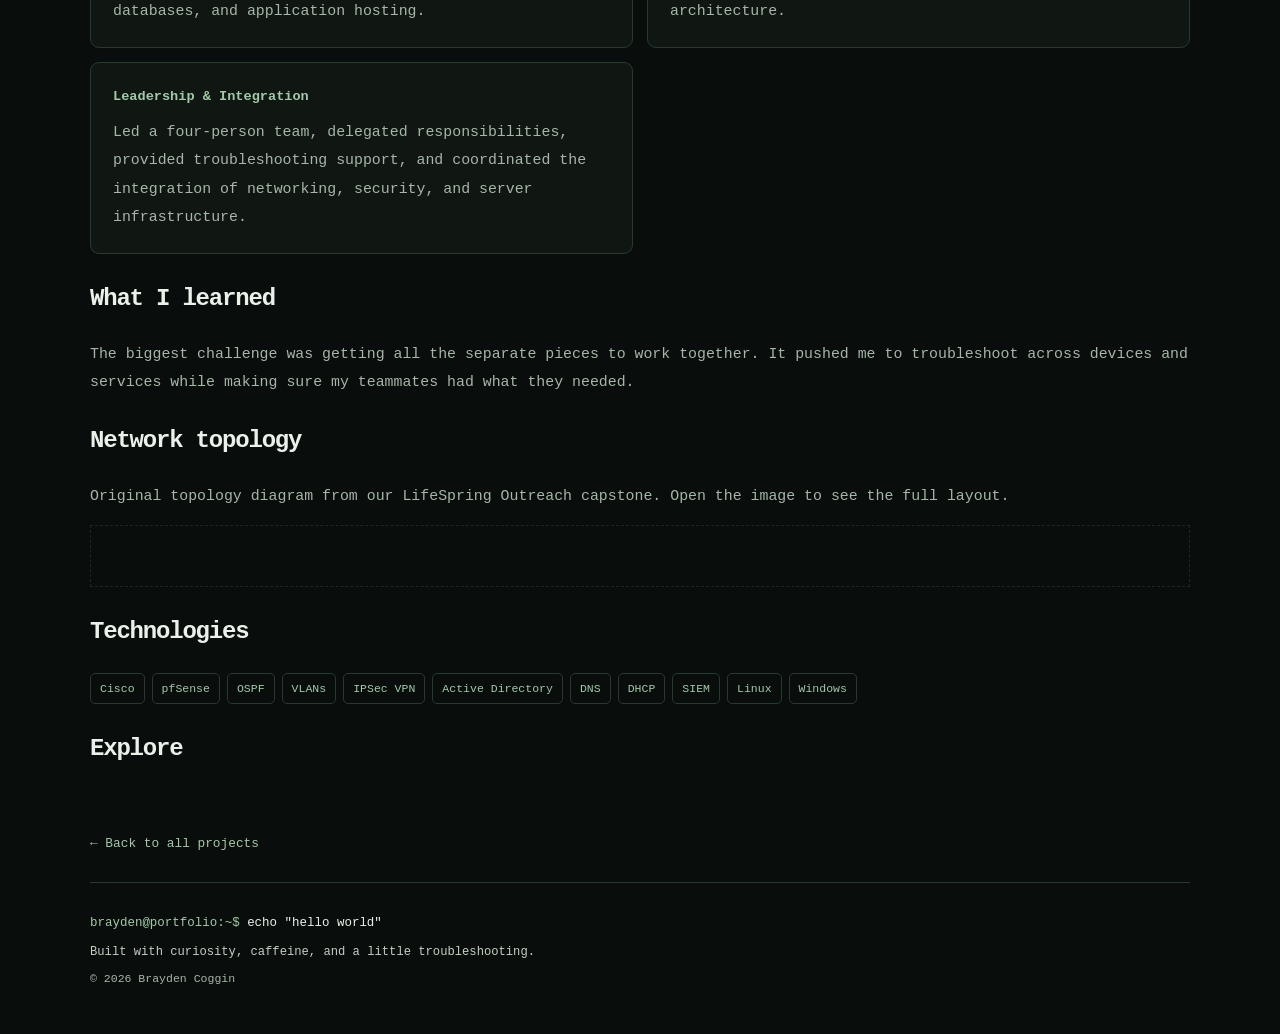
<file: lifespring.html>
<!DOCTYPE html>

<html lang="en"><head><meta charset="utf-8"/><meta content="width=device-width,initial-scale=1" name="viewport"/><meta content="#090c0a" name="theme-color"/><meta content="Brayden Coggin — UCF IT student, cybersecurity practitioner, researcher, and builder." name="description"/><title>LifeSpring Outreach | Brayden Coggin</title><link href="styles.css" rel="stylesheet"/></head><body><header class="nav-shell"><div class="wrap nav"><a class="logo" href="index.html">~/brayden<span class="accent">_</span></a><nav aria-label="Main navigation"><a href="index.html">Home</a><a href="about.html">About</a><a href="experience.html">Experience</a><a href="projects.html">Projects</a><a href="research.html">Research</a><a href="contact.html">Contact</a></nav></div></header><main class="wrap"><section class="case-hero"><a class="back" href="projects.html">← Back to projects</a><div class="eyebrow" style="margin-top:36px">01 / ENTERPRISE NETWORK SECURITY</div><h1>LifeSpring Outreach<span class="accent">.</span></h1><p class="case-lead">Led a four-person team in designing, configuring, and securing a simulated multi-site enterprise network for LifeSpring Outreach, connecting a headquarters in Sydney, Australia, with a regional office in Manila, Philippines. The project involved developing a network architecture that supported secure communication between locations, centralized enterprise services, remote access, and network security monitoring.</p><div class="case-meta"><div><b>ROLE</b><span>Team Lead &amp; Network/Security Engineer</span></div><div><b>TEAM</b><span>4 members</span></div><div><b>PERIOD</b><span>Summer 2026</span></div></div></section><section class="case-section"><h2>The challenge</h2><p>The assignment was to connect two offices while separating internal networks, protecting services, and supporting remote access. We had to make routing, firewall rules, VPNs, and server services work together.</p></section><section class="case-section"><h2>My role</h2><p>As team lead, I delegated technical responsibilities, coordinated implementation across the different network components, and assisted teammates with configuration and troubleshooting. I also contributed directly to the technical build and helped lead the team’s final capstone presentation to NCRC and TRMC senior leadership.</p></section><section class="case-section"><h2>Technical architecture</h2><p>The infrastructure incorporated Cisco routers and switches, OSPF dynamic routing, VLAN segmentation, and pfSense firewalls to establish connectivity and enforce security boundaries between network segments. IPSec site-to-site VPN tunnels provided encrypted communication between offices, while remote-access VPN functionality supported external users. Firewall policies, NAT, and DMZ segmentation were used to control traffic between internal networks, externally accessible services, and remote connections.</p><p>The server infrastructure included Windows and Linux systems supporting Active Directory, DNS, DHCP, database services, file sharing, web applications, and centralized logging and security monitoring. These components were integrated into the network architecture to support authentication, service availability, administrative management, and visibility into security events.</p><div class="technical-grid"><div class="technical-item"><h3>Network Architecture &amp; Routing</h3><p>Designed a two-site topology incorporating Cisco routing and switching, OSPF, VLAN segmentation, and interconnected internal network segments.</p></div><div class="technical-item"><h3>Firewalls &amp; Secure Connectivity</h3><p>Worked with pfSense firewall policies, NAT, DMZ segmentation, IPSec site-to-site VPN connectivity, and remote-access VPN infrastructure.</p></div><div class="technical-item"><h3>Enterprise Services</h3><p>Integrated Windows and Linux server environments supporting Active Directory, DNS, DHCP, file services, databases, and application hosting.</p></div><div class="technical-item"><h3>Security Monitoring</h3><p>Incorporated centralized logging, SIEM monitoring, and file integrity monitoring into the enterprise security architecture.</p></div><div class="technical-item"><h3>Leadership &amp; Integration</h3><p>Led a four-person team, delegated responsibilities, provided troubleshooting support, and coordinated the integration of networking, security, and server infrastructure.</p></div></div></section><section class="case-section"><h2>What I learned</h2><p>The biggest challenge was getting all the separate pieces to work together. It pushed me to troubleshoot across devices and services while making sure my teammates had what they needed.</p></section><section class="case-section"><h2>Network topology</h2><p>Original topology diagram from our LifeSpring Outreach capstone. Open the image to see the full layout.</p><a data-missing-asset="true" href="assets/lifespring-topology.png" rel="noopener" target="_blank" title="This resource must be added before publishing"><p class="asset-note"></p></a></section><section class="case-section"><h2>Technologies</h2><div class="tags"><span class="tag">Cisco</span><span class="tag">pfSense</span><span class="tag">OSPF</span><span class="tag">VLANs</span><span class="tag">IPSec VPN</span><span class="tag">Active Directory</span><span class="tag">DNS</span><span class="tag">DHCP</span><span class="tag">SIEM</span><span class="tag">Linux</span><span class="tag">Windows</span></div></section><section class="case-section"><h2>Explore</h2><div class="hero-actions"></div></section><section class="case-section"><a class="back" href="projects.html">← Back to all projects</a></section></main><footer class="footer wrap footer-personal"><div class="footer-terminal">brayden@portfolio:~$ <span>echo "hello world"</span></div><div class="footer-note">Built with curiosity, caffeine, and a little troubleshooting.</div><div class="footer-copyright">© 2026 Brayden Coggin</div></footer><script defer="" src="script.js"></script></body></html>
</file>
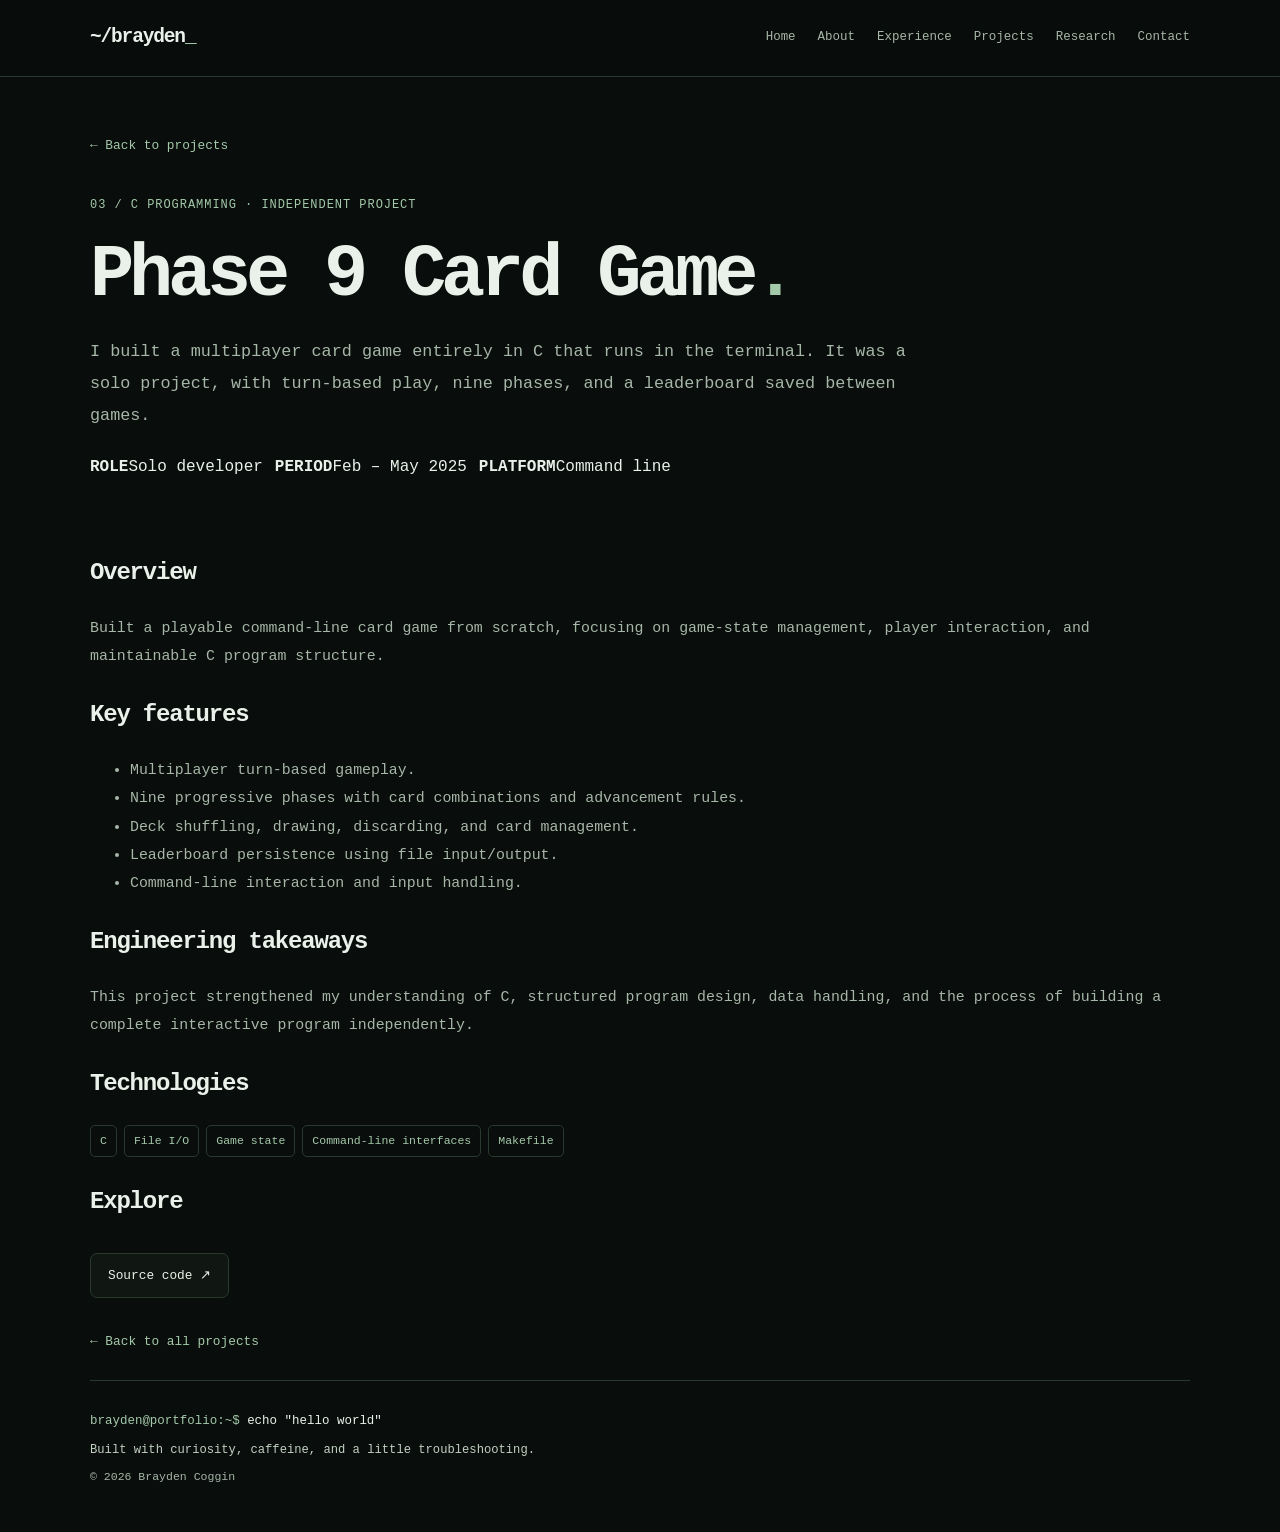
<file: phase9.html>
<!DOCTYPE html>

<html lang="en"><head><meta charset="utf-8"/><meta content="width=device-width,initial-scale=1" name="viewport"/><meta content="#090c0a" name="theme-color"/><meta content="Brayden Coggin — UCF IT student, cybersecurity practitioner, researcher, and builder." name="description"/><title>Phase 9 Card Game | Brayden Coggin</title><link href="styles.css" rel="stylesheet"/></head><body><header class="nav-shell"><div class="wrap nav"><a class="logo" href="index.html">~/brayden<span class="accent">_</span></a><nav aria-label="Main navigation"><a href="index.html">Home</a><a href="about.html">About</a><a href="experience.html">Experience</a><a href="projects.html">Projects</a><a href="research.html">Research</a><a href="contact.html">Contact</a></nav></div></header><main class="wrap"><section class="case-hero"><a class="back" href="projects.html">← Back to projects</a><div class="eyebrow" style="margin-top:36px">03 / C PROGRAMMING · INDEPENDENT PROJECT</div><h1>Phase 9 Card Game<span class="accent">.</span></h1><p class="case-lead">I built a multiplayer card game entirely in C that runs in the terminal. It was a solo project, with turn-based play, nine phases, and a leaderboard saved between games.</p><div class="case-meta"><div><b>ROLE</b><span>Solo developer</span></div><div><b>PERIOD</b><span>Feb – May 2025</span></div><div><b>PLATFORM</b><span>Command line</span></div></div></section><section class="case-section"><h2>Overview</h2><p>Built a playable command-line card game from scratch, focusing on game-state management, player interaction, and maintainable C program structure.</p></section><section class="case-section"><h2>Key features</h2><ul><li>Multiplayer turn-based gameplay.</li><li>Nine progressive phases with card combinations and advancement rules.</li><li>Deck shuffling, drawing, discarding, and card management.</li><li>Leaderboard persistence using file input/output.</li><li>Command-line interaction and input handling.</li></ul></section><section class="case-section"><h2>Engineering takeaways</h2><p>This project strengthened my understanding of C, structured program design, data handling, and the process of building a complete interactive program independently.</p></section><section class="case-section"><h2>Technologies</h2><div class="tags"><span class="tag">C</span><span class="tag">File I/O</span><span class="tag">Game state</span><span class="tag">Command-line interfaces</span><span class="tag">Makefile</span></div></section><section class="case-section"><h2>Explore</h2><div class="hero-actions"><a class="btn" href="https://github.com/bcoggin66/Phase-9-Card-Game" rel="noopener noreferrer" target="_blank">Source code ↗</a></div></section><section class="case-section"><a class="back" href="projects.html">← Back to all projects</a></section></main><footer class="footer wrap footer-personal"><div class="footer-terminal">brayden@portfolio:~$ <span>echo "hello world"</span></div><div class="footer-note">Built with curiosity, caffeine, and a little troubleshooting.</div><div class="footer-copyright">© 2026 Brayden Coggin</div></footer><script defer="" src="script.js"></script></body></html>
</file>
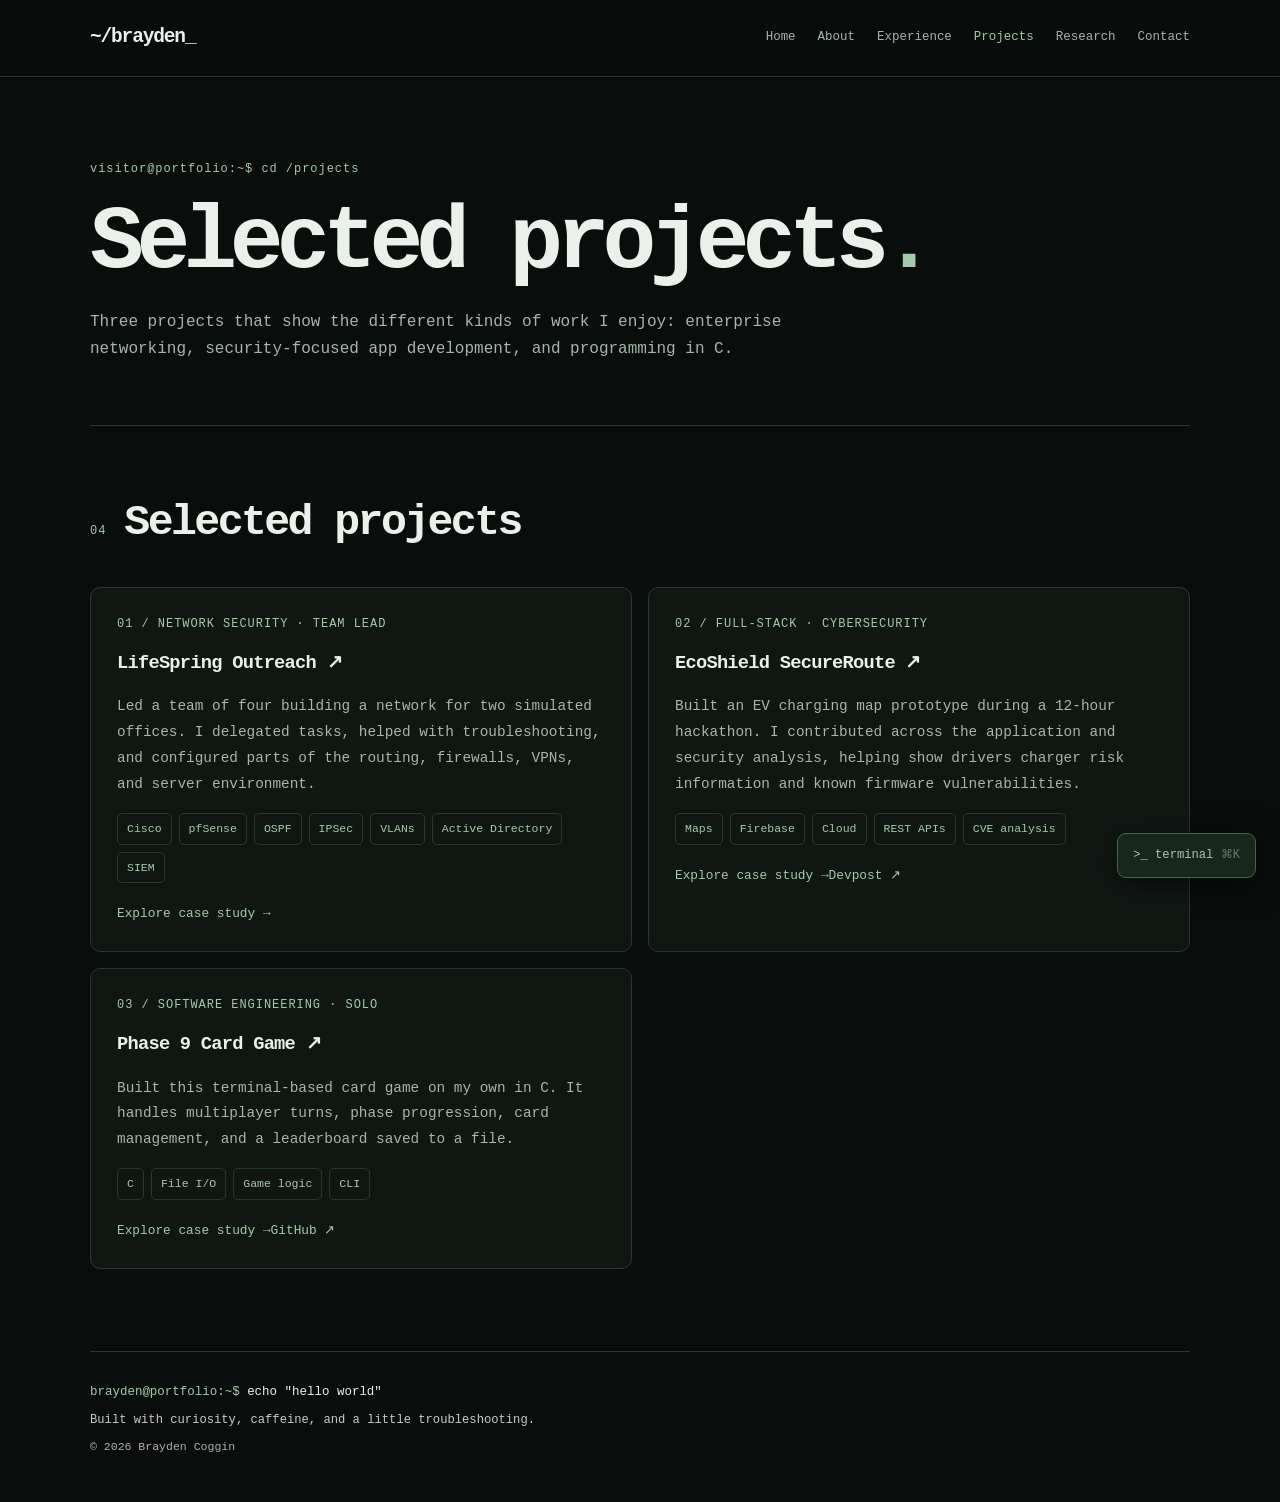
<file: projects.html>
<!DOCTYPE html>
<html lang="en"><head><meta charset="utf-8"/><meta content="width=device-width,initial-scale=1" name="viewport"/><meta content="#090c0a" name="theme-color"/><meta content="Selected projects — Brayden Coggin portfolio" name="description"/><title>Selected projects | Brayden Coggin</title><link href="styles.css" rel="stylesheet"/></head><body><header class="nav-shell"><div class="wrap nav"><a class="logo" href="index.html">~/brayden<span class="accent">_</span></a><nav aria-label="Main navigation"><a href="index.html">Home</a><a href="about.html">About</a><a href="experience.html">Experience</a><a href="projects.html">Projects</a><a href="research.html">Research</a><a href="contact.html">Contact</a></nav></div></header><main><div class="wrap page-header"><div class="eyebrow">visitor@portfolio:~$ cd /projects</div><h1>Selected projects<span class="accent">.</span></h1><p>Three projects that show the different kinds of work I enjoy: enterprise networking, security-focused app development, and programming in C.</p></div><section class="section"><div class="wrap"><div class="section-heading"><span class="section-no">04</span><h2>Selected projects</h2></div><div class="card-grid"><article class="project-card featured"><div class="kicker">01 / NETWORK SECURITY · TEAM LEAD</div><h3><a href="lifespring.html">LifeSpring Outreach <span class="arrow">↗</span></a></h3><p>Led a team of four building a network for two simulated offices. I delegated tasks, helped with troubleshooting, and configured parts of the routing, firewalls, VPNs, and server environment.</p><div class="tags"><span class="tag">Cisco</span><span class="tag">pfSense</span><span class="tag">OSPF</span><span class="tag">IPSec</span><span class="tag">VLANs</span><span class="tag">Active Directory</span><span class="tag">SIEM</span></div><div class="linkline"><a href="lifespring.html">Explore case study →</a></div></article><article class="project-card"><div class="kicker">02 / FULL-STACK · CYBERSECURITY</div><h3><a href="ecoshield.html">EcoShield SecureRoute <span class="arrow">↗</span></a></h3><p>Built an EV charging map prototype during a 12-hour hackathon. I contributed across the application and security analysis, helping show drivers charger risk information and known firmware vulnerabilities.</p><div class="tags"><span class="tag">Maps</span><span class="tag">Firebase</span><span class="tag">Cloud</span><span class="tag">REST APIs</span><span class="tag">CVE analysis</span></div><div class="linkline"><a href="ecoshield.html">Explore case study →</a><a href="https://devpost.com/software/untitled-project-u0bgsjm4r6yk" rel="noopener noreferrer" target="_blank">Devpost ↗</a></div></article><article class="project-card"><div class="kicker">03 / SOFTWARE ENGINEERING · SOLO</div><h3><a href="phase9.html">Phase 9 Card Game <span class="arrow">↗</span></a></h3><p>Built this terminal-based card game on my own in C. It handles multiplayer turns, phase progression, card management, and a leaderboard saved to a file.</p><div class="tags"><span class="tag">C</span><span class="tag">File I/O</span><span class="tag">Game logic</span><span class="tag">CLI</span></div><div class="linkline"><a href="phase9.html">Explore case study →</a><a href="https://github.com/bcoggin66/Phase-9-Card-Game" rel="noopener noreferrer" target="_blank">GitHub ↗</a></div></article></div></div></section></main><footer class="footer wrap footer-personal"><div class="footer-terminal">brayden@portfolio:~$ <span>echo "hello world"</span></div><div class="footer-note">Built with curiosity, caffeine, and a little troubleshooting.</div><div class="footer-copyright">© 2026 Brayden Coggin</div></footer><button aria-label="Open command palette" class="command" id="command-button">&gt;_ terminal <span style="opacity:.5">⌘K</span></button><div aria-hidden="true" aria-label="Portfolio command terminal" class="palette" id="palette" role="dialog"><div class="palette-inner"><input aria-label="Enter command" autocomplete="off" id="command-input" placeholder="visitor@portfolio:~$ type help" spellcheck="false"/><div class="palette-help">Try <b>whoami</b>, <b>sudo hire-me</b>, <b>coffee --status</b>, or <b>help</b>.</div><div aria-live="polite" class="palette-output" id="command-output"></div></div></div><script defer="" src="script.js"></script></body></html>
</file>
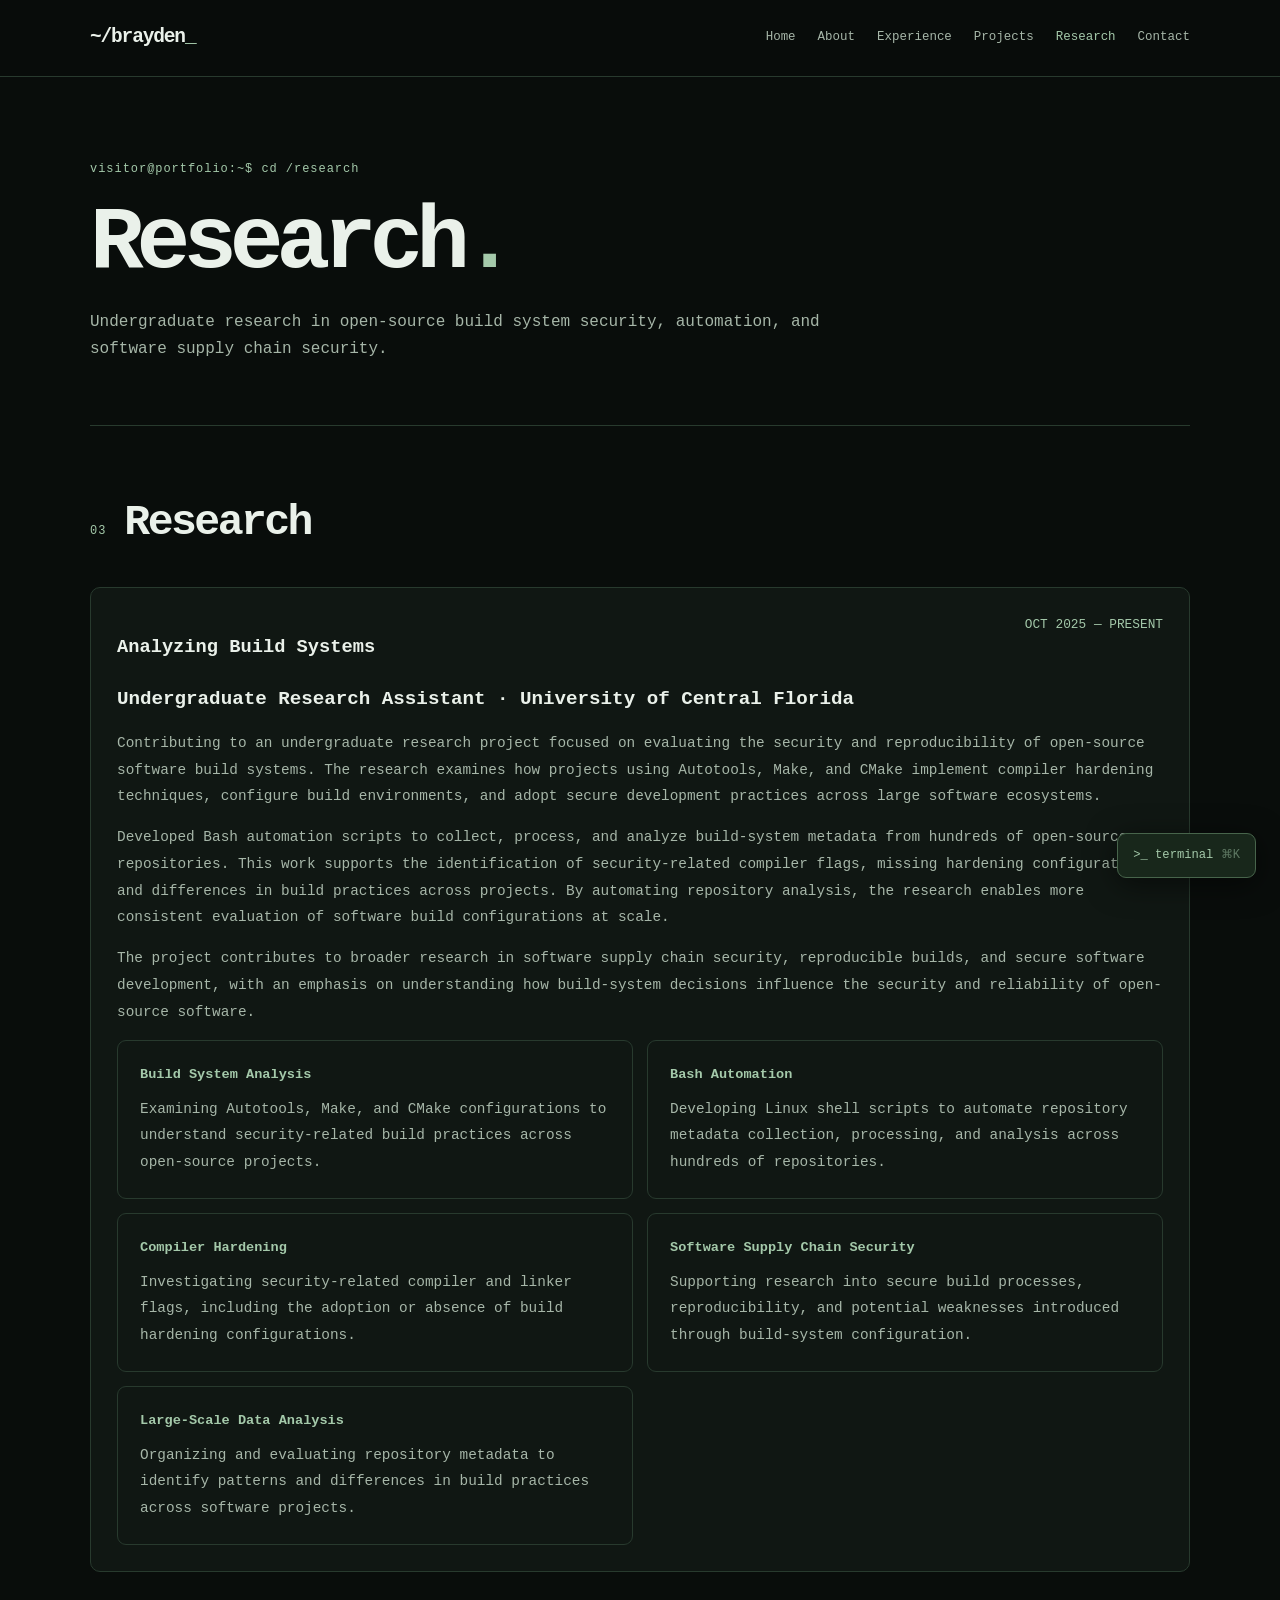
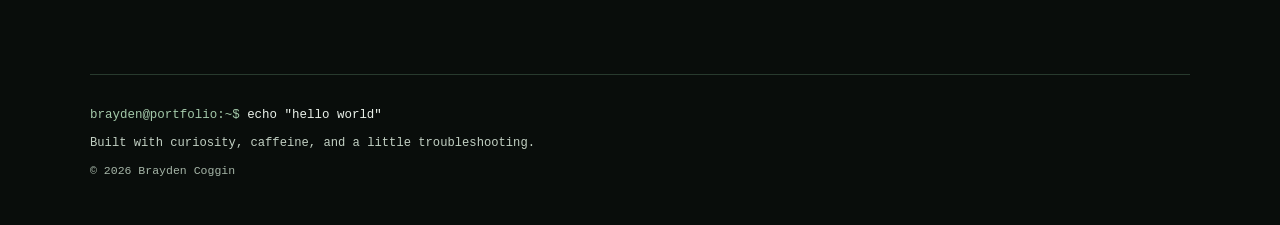
<file: research.html>
<!DOCTYPE html>

<html lang="en"><head><meta charset="utf-8"/><meta content="width=device-width,initial-scale=1" name="viewport"/><meta content="#090c0a" name="theme-color"/><meta content="Research — Brayden Coggin portfolio" name="description"/><title>Research | Brayden Coggin</title><link href="styles.css" rel="stylesheet"/></head><body><header class="nav-shell"><div class="wrap nav"><a class="logo" href="index.html">~/brayden<span class="accent">_</span></a><nav aria-label="Main navigation"><a href="index.html">Home</a><a href="about.html">About</a><a href="experience.html">Experience</a><a href="projects.html">Projects</a><a href="research.html">Research</a><a href="contact.html">Contact</a></nav></div></header><main><div class="wrap page-header"><div class="eyebrow">visitor@portfolio:~$ cd /research</div><h1>Research<span class="accent">.</span></h1><p>Undergraduate research in open-source build system security, automation, and software supply chain security.</p></div><section class="section"><div class="wrap"><div class="section-heading"><span class="section-no">03</span><h2>Research</h2></div><article class="entry"><div class="entry-top"><div><h3>Analyzing Build Systems</h3><div class="role">Undergraduate Research Assistant · University of Central Florida</div></div><span class="date">OCT 2025 — PRESENT</span></div><p>Contributing to an undergraduate research project focused on evaluating the security and reproducibility of open-source software build systems. The research examines how projects using Autotools, Make, and CMake implement compiler hardening techniques, configure build environments, and adopt secure development practices across large software ecosystems.</p><p>Developed Bash automation scripts to collect, process, and analyze build-system metadata from hundreds of open-source repositories. This work supports the identification of security-related compiler flags, missing hardening configurations, and differences in build practices across projects. By automating repository analysis, the research enables more consistent evaluation of software build configurations at scale.</p><p>The project contributes to broader research in software supply chain security, reproducible builds, and secure software development, with an emphasis on understanding how build-system decisions influence the security and reliability of open-source software.</p><div class="technical-grid"><div class="technical-item"><h3>Build System Analysis</h3><p>Examining Autotools, Make, and CMake configurations to understand security-related build practices across open-source projects.</p></div><div class="technical-item"><h3>Bash Automation</h3><p>Developing Linux shell scripts to automate repository metadata collection, processing, and analysis across hundreds of repositories.</p></div><div class="technical-item"><h3>Compiler Hardening</h3><p>Investigating security-related compiler and linker flags, including the adoption or absence of build hardening configurations.</p></div><div class="technical-item"><h3>Software Supply Chain Security</h3><p>Supporting research into secure build processes, reproducibility, and potential weaknesses introduced through build-system configuration.</p></div><div class="technical-item"><h3>Large-Scale Data Analysis</h3><p>Organizing and evaluating repository metadata to identify patterns and differences in build practices across software projects.</p></div></div></article></div></section></main><footer class="footer wrap footer-personal"><div class="footer-terminal">brayden@portfolio:~$ <span>echo "hello world"</span></div><div class="footer-note">Built with curiosity, caffeine, and a little troubleshooting.</div><div class="footer-copyright">© 2026 Brayden Coggin</div></footer><button aria-label="Open command palette" class="command" id="command-button">&gt;_ terminal <span style="opacity:.5">⌘K</span></button><div aria-hidden="true" aria-label="Portfolio command terminal" class="palette" id="palette" role="dialog"><div class="palette-inner"><input aria-label="Enter command" autocomplete="off" id="command-input" placeholder="visitor@portfolio:~$ type help" spellcheck="false"/><div class="palette-help">Try <b>whoami</b>, <b>sudo hire-me</b>, <b>coffee --status</b>, or <b>help</b>.</div><div aria-live="polite" class="palette-output" id="command-output"></div></div></div><script defer="" src="script.js"></script></body></html>
</file>
<file: styles.css>
:root{color-scheme:dark;--bg:#090d0b;--surface:#101713;--surface2:#141e17;--ink:#eaf1ea;--dim:#a6b6a8;--sage:#a4c9aa;--line:#283a2e;--muted:#758a7a}
*{box-sizing:border-box}html{scroll-behavior:smooth}body{margin:0;background:var(--bg);color:var(--ink);font:16px/1.7 ui-monospace,SFMono-Regular,Menlo,Monaco,Consolas,"Liberation Mono",monospace;-webkit-font-smoothing:antialiased}
a{color:inherit;text-decoration:none}a:hover{color:var(--sage)}a:focus-visible,button:focus-visible,input:focus-visible,summary:focus-visible{outline:2px solid var(--sage);outline-offset:4px}
.wrap{width:min(1100px,calc(100% - 48px));margin-inline:auto}.accent,.hero h1 span{color:var(--sage)}
.nav-shell{position:sticky;top:0;z-index:20;background:rgba(9,13,11,.96);backdrop-filter:blur(16px);border-bottom:1px solid var(--line)}
.nav{min-height:76px;display:flex;align-items:center;justify-content:space-between;gap:26px}.logo{font-size:1.22rem;font-weight:800;letter-spacing:-.06em;white-space:nowrap}.nav nav{display:flex;flex-wrap:wrap;align-items:center;gap:22px}.nav nav a{color:var(--dim);font-size:.78rem;transition:color .2s}.nav nav a.active,.nav nav a:hover{color:var(--sage)}
.eyebrow,.kicker,.section-no{color:var(--sage);font-size:.75rem;letter-spacing:.08em}.hero{padding-top:100px;padding-bottom:88px}.hero h1{font-size:clamp(4rem,11vw,8.8rem);line-height:.98;letter-spacing:-.095em;margin:22px 0 30px;font-weight:800}.hero-copy{font-size:clamp(1rem,2.4vw,1.24rem);color:var(--dim);max-width:760px}.hero-copy strong{color:var(--ink);font-weight:600}.hero-actions{display:flex;flex-wrap:wrap;gap:12px;margin:30px 0}.btn{display:inline-flex;align-items:center;justify-content:center;border:1px solid var(--line);background:var(--surface);border-radius:7px;padding:11px 17px;font-size:.8rem;color:var(--ink);transition:background .2s,border-color .2s}.btn:hover{background:var(--surface2);border-color:var(--sage)}.btn.primary{background:var(--sage);color:#09110b;border-color:var(--sage);font-weight:700}.btn.primary:hover{background:#c0dcc3}.hero-status{display:flex;align-items:center;gap:10px;color:var(--dim);font-size:.8rem;margin:20px 0 34px}.dot{display:inline-block;width:8px;height:8px;background:var(--sage);border-radius:50%}
.terminal{border:1px solid var(--line);background:#0e1510;border-radius:11px;overflow:hidden;max-width:800px;box-shadow:0 16px 60px rgba(0,0,0,.18)}.terminal-top{display:flex;align-items:center;gap:7px;border-bottom:1px solid var(--line);padding:13px 17px;background:#111a13}.circle{display:inline-block;width:9px;height:9px;border-radius:50%;background:#d77b78}.circle:nth-child(2){background:#d8ba73}.circle:nth-child(3){background:#8dbf92}.terminal-title{color:var(--muted);font-size:.7rem;margin-left:10px}.terminal-body{padding:23px 26px;font-size:.83rem;line-height:2}.prompt{color:var(--sage)}.terminal-output{color:var(--dim);padding:0 0 12px 18px}.cursor{display:inline-block;width:8px;height:15px;background:var(--sage);vertical-align:middle}
.section{padding:60px 0 82px}.section-heading{display:flex;align-items:baseline;gap:18px;margin-bottom:27px}.section-heading h2{font-size:clamp(1.8rem,4vw,2.7rem);letter-spacing:-.06em;margin:0}.card-grid{display:grid;grid-template-columns:repeat(2,minmax(0,1fr));gap:16px}.project-card{border:1px solid var(--line);background:var(--surface);border-radius:10px;padding:26px;min-width:0;transition:border-color .2s}.project-card:hover{border-color:#526b56}.project-card h3{font-size:1.17rem;letter-spacing:-.04em;margin:14px 0 10px}.project-card p,.section-subtitle{color:var(--dim);font-size:.9rem;line-height:1.8}.linkline{margin-top:20px;color:var(--sage);font-size:.8rem}.page-header{padding:82px 0 46px;border-bottom:1px solid var(--line)}.page-header h1{font-size:clamp(2.9rem,8vw,5.6rem);letter-spacing:-.08em;line-height:1.1;margin:15px 0}.page-header p{color:var(--dim);max-width:760px}.intro{max-width:900px;color:var(--dim);font-size:1rem;line-height:1.95;margin:0 0 20px}.intro:first-of-type{color:var(--ink)}
.skill-grid,.technical-grid{display:grid;grid-template-columns:repeat(2,minmax(0,1fr));gap:14px}.skill,.technical-item{border:1px solid var(--line);border-radius:9px;background:var(--surface);padding:22px}.skill h3,.technical-item h3{font-size:.85rem;color:var(--sage);margin:0 0 10px}.skill p,.technical-item p{color:var(--dim);font-size:.86rem;margin:0}.timeline{border-left:1px solid var(--line);padding-left:26px}.entry{border:1px solid var(--line);background:var(--surface);border-radius:10px;padding:26px;margin-bottom:20px}.entry-top{display:flex;align-items:start;justify-content:space-between;gap:14px}.role{font-size:1.2rem;font-weight:700}.date{color:var(--sage);font-size:.8rem}.entry p,.entry li{color:var(--dim);line-height:1.85;font-size:.9rem}.entry ul{padding-left:22px}
.case-hero{padding:55px 0 25px}.back{font-size:.8rem;color:var(--sage)}.case-hero h1{font-size:clamp(2.4rem,6vw,4.6rem);letter-spacing:-.07em;line-height:1.15;margin:18px 0}.case-lead{font-size:1.05rem;color:var(--dim);max-width:860px;line-height:1.9}.case-meta{display:flex;gap:12px;flex-wrap:wrap;margin:22px 0}.tag,.tags span{display:inline-block;border:1px solid var(--line);border-radius:5px;padding:5px 9px;color:var(--sage);font-size:.72rem}.tags{display:flex;flex-wrap:wrap;gap:7px;margin:15px 0}.case-section{margin:25px auto;max-width:1100px}.case-section h2{letter-spacing:-.05em;font-size:1.5rem}.case-section p,.case-section li{color:var(--dim);line-height:1.9;font-size:.93rem}.diagram{max-width:100%;border:1px solid var(--line);border-radius:10px}
.contact-content{padding:65px 0}.contact-feature{border:1px solid var(--line);background:var(--surface);border-radius:12px;padding:30px}.contact-feature h2{font-size:1.6rem}.email-address{font-size:clamp(1.15rem,3.5vw,2rem);overflow-wrap:anywhere;color:var(--sage)}.contact-feature-actions,.contact-links{display:flex;flex-wrap:wrap;gap:12px;margin-top:20px}.contact-link,.resume-feature{border:1px solid var(--line);padding:20px;border-radius:8px;background:var(--surface);margin:12px 0}
.footer.footer-personal{border-top:1px solid var(--line);display:flex;flex-direction:column;align-items:flex-start;gap:7px;padding:30px 0 45px}.footer-terminal{color:var(--sage);font-size:.78rem}.footer-terminal span{color:var(--ink)}.footer-note{color:#c2d0c3;font-size:.76rem}.footer-copyright{color:var(--dim);font-size:.72rem}
.command{position:fixed;right:24px;bottom:22px;z-index:30;background:#18271b;color:var(--sage);border:1px solid #47644b;padding:11px 15px;border-radius:9px;font:inherit;font-size:.76rem;cursor:pointer;box-shadow:0 6px 30px #0008}.command:hover{background:#223527}.palette{display:none;position:fixed;inset:0;z-index:100;background:#000b;align-items:flex-start;justify-content:center;padding:16vh 20px 30px}.palette.open{display:flex}.palette-inner{width:min(680px,100%);border:1px solid #4c6a50;border-radius:12px;background:#101713;padding:22px;box-shadow:0 25px 90px #000}.palette input{width:100%;padding:14px;border:1px solid var(--line);background:#090e0a;color:var(--ink);border-radius:6px;font:inherit;font-size:.95rem}.palette-help{font-size:.76rem;color:var(--dim);margin:13px 0}.palette-output{white-space:pre-wrap;color:var(--sage);font-size:.85rem;max-height:45vh;overflow:auto;line-height:1.8}
.eagle-card{padding:0;overflow:hidden}.eagle-details{width:100%}.eagle-summary{display:flex;flex-direction:column;gap:12px;padding:26px;cursor:pointer;list-style:none}.eagle-summary::-webkit-details-marker{display:none}.eagle-heading{display:flex;align-items:center;justify-content:space-between;gap:10px;color:var(--ink);font-size:1.12rem;font-weight:700}.eagle-expand{color:var(--sage);font-size:.72rem;font-weight:500;white-space:nowrap}.eagle-preview{color:var(--dim);font-size:.91rem;line-height:1.7}.eagle-expanded{border-top:1px solid var(--line);padding:22px 24px 26px}.eagle-expanded h4{margin:12px 0;color:var(--ink);font-size:1.1rem}.eagle-expanded p{color:var(--dim);font-size:.92rem;line-height:1.8}.eagle-tags{display:flex;flex-wrap:wrap;gap:8px;margin-top:16px}.eagle-tags span{border:1px solid var(--line);padding:6px 9px;border-radius:5px;color:var(--sage);font-size:.73rem}
@media(max-width:760px){.nav{padding:16px 0;align-items:flex-start;flex-direction:column;gap:9px}.nav nav{gap:11px 16px}.nav nav a{font-size:.7rem}.wrap{width:min(100% - 32px,1100px)}.hero{padding-top:60px;padding-bottom:35px}.section{padding:45px 0}.card-grid,.skill-grid,.technical-grid{grid-template-columns:1fr}.entry-top{flex-direction:column}.page-header{padding-top:55px}.eagle-heading{align-items:flex-start;flex-direction:column}}


/* About: active work snapshot */
.currently-section{padding-top:8px}
.currently-panel{border:1px solid var(--line);border-radius:12px;background:#0d130f;padding:26px}
.currently-top{display:flex;align-items:center;justify-content:space-between;gap:16px;padding-bottom:19px;border-bottom:1px solid var(--line)}
.currently-status{display:inline-flex;align-items:center;gap:8px;color:var(--sage);font-size:.69rem;letter-spacing:.1em;font-weight:600}
.currently-dot{width:7px;height:7px;border-radius:50%;background:#9cc8a0}
.currently-grid{display:grid;grid-template-columns:repeat(3,minmax(0,1fr));gap:20px;padding-top:22px}
.currently-item{padding-right:14px}
.currently-item+.currently-item{border-left:1px solid var(--line);padding-left:20px}
.currently-label{color:var(--sage);font-size:.68rem;letter-spacing:.1em}
.currently-item h3{color:var(--ink);font-size:1rem;line-height:1.45;margin:12px 0 8px}
.currently-item p{color:var(--dim);font-size:.86rem;line-height:1.7;margin:0}
@media(max-width:700px){.currently-grid{grid-template-columns:1fr;gap:0}.currently-item{padding:0 0 18px}.currently-item+.currently-item{border-left:0;border-top:1px solid var(--line);padding:18px 0}.currently-panel{padding:20px}}

.asset-note{border:1px dashed var(--line);padding:30px;color:var(--dim)}
a[data-missing-asset]{opacity:.6}
</file>
